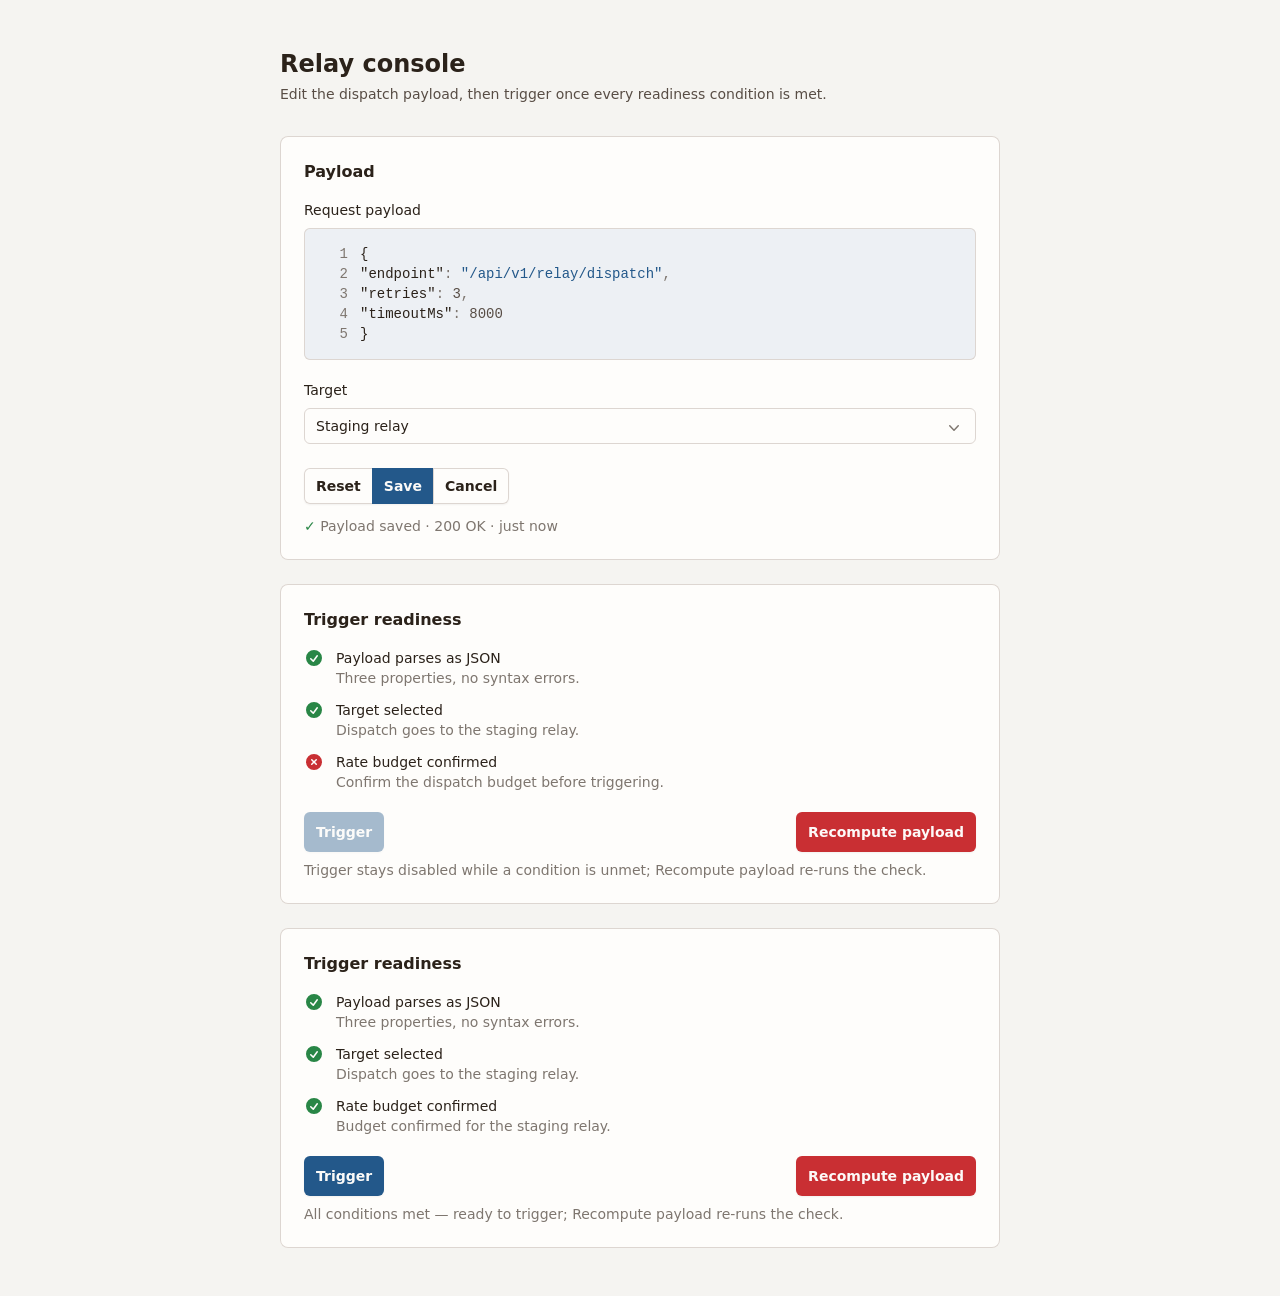
<file: payload-console/index.html>
<!doctype html>
<!-- rung one: a static page — no JS, no config file [S-045 (2), (3)].
     Derived from the base components (Container · Title · BodyText ·
     FieldLabel · FieldHint · TextInput → the native select · PrimaryButton ·
     FormStack), house tokens via theme.css. The brief's behaviours are shown
     as static states, amended 2026-11-17 (operator direction, journalled):
     each readiness footer is a full-width flex row, space-between — the
     state-true Trigger on the left, the red Recompute payload (danger,
     enabled) on the right; the console then repeats ALL CLEAR — every
     condition green, Trigger enabled. Hydration is rung two's, never
     ambient [TWP-S-4].
     derived from (corpus/tailwindplus/):
     tailwindcss-application-ui-v4/html/forms/action-panels/07-simple-well.html — the h3-delimited section well
     tailwindcss-application-ui-v4/html/elements/button-groups/01-basic.html — the joined Reset | Save | Cancel group
     tailwindcss-application-ui-v4/html/feedback/alerts/01-with-description.html — status rows: currentColor icon + text
     index/primitives-named.md — the text roles and control skeletons
-->
<html lang="en">
	<head>
		<meta charset="utf-8" />
		<meta name="viewport" content="width=device-width, initial-scale=1" />
		<title>payload-console</title>
		<link rel="stylesheet" href="./theme.css" />
	</head>
	<body class="bg-surface font-sans text-body antialiased">
		<main class="mx-auto max-w-3xl px-4 py-12 sm:px-6">
			<h1 class="font-semibold text-title text-2xl">Relay console</h1>
			<p class="mt-1 text-sm">Edit the dispatch payload, then trigger once every readiness condition is met.</p>

			<!-- the payload section: the well shell, delimited by its h3 -->
			<section class="mt-8 rounded-lg bg-surface-raised inset-ring-1 inset-ring-line">
				<div class="px-4 py-5 sm:p-6">
					<h3 class="text-base font-semibold text-title">Payload</h3>
					<div class="mt-4 space-y-5">
						<div>
							<label for="payload-editor" class="block font-medium text-title text-sm">Request payload</label>
							<div id="payload-editor" class="mt-2 rounded-md bg-editor inset-ring-1 inset-ring-line p-4 font-mono text-sm" aria-label="JSON payload editor, five lines">
								<div class="flex">
									<span class="w-7 shrink-0 select-none text-right tabular-nums text-muted">1</span>
									<code class="ml-3 whitespace-pre text-title">{</code>
								</div>
								<div class="flex">
									<span class="w-7 shrink-0 select-none text-right tabular-nums text-muted">2</span>
									<code class="ml-3 whitespace-pre"><span class="text-title">&quot;endpoint&quot;</span><span class="text-muted">:</span> <span class="text-accent">&quot;/api/v1/relay/dispatch&quot;</span><span class="text-muted">,</span></code>
								</div>
								<div class="flex">
									<span class="w-7 shrink-0 select-none text-right tabular-nums text-muted">3</span>
									<code class="ml-3 whitespace-pre"><span class="text-title">&quot;retries&quot;</span><span class="text-muted">:</span> <span class="text-body">3</span><span class="text-muted">,</span></code>
								</div>
								<div class="flex">
									<span class="w-7 shrink-0 select-none text-right tabular-nums text-muted">4</span>
									<code class="ml-3 whitespace-pre"><span class="text-title">&quot;timeoutMs&quot;</span><span class="text-muted">:</span> <span class="text-body">8000</span></code>
								</div>
								<div class="flex">
									<span class="w-7 shrink-0 select-none text-right tabular-nums text-muted">5</span>
									<code class="ml-3 whitespace-pre text-title">}</code>
								</div>
							</div>
						</div>
						<div>
							<label for="payload-target" class="block font-medium text-title text-sm">Target</label>
							<div class="relative mt-2">
								<select id="payload-target" name="target" class="block w-full appearance-none rounded-md bg-surface-raised px-3 py-1.5 pr-9 text-base text-title outline-1 -outline-offset-1 outline-line focus:outline-2 focus:-outline-offset-2 focus:outline-accent sm:text-sm/6">
									<option value="staging" selected>Staging relay</option>
									<option value="production">Production relay</option>
								</select>
								<svg viewBox="0 0 20 20" fill="currentColor" aria-hidden="true" class="pointer-events-none absolute top-2.5 right-3 size-5 text-muted">
									<path d="M5.23 7.21a.75.75 0 0 1 1.06.02L10 11.168l3.71-3.938a.75.75 0 1 1 1.08 1.04l-4.25 4.5a.75.75 0 0 1-1.08 0l-4.25-4.5a.75.75 0 0 1 .02-1.06Z" clip-rule="evenodd" fill-rule="evenodd" />
								</svg>
							</div>
						</div>
					</div>

					<!-- the joined group: Reset | Save | Cancel -->
					<div class="mt-6">
						<span class="isolate inline-flex rounded-md shadow-xs">
							<button type="button" class="relative inline-flex items-center rounded-l-md bg-surface-raised px-3 py-2 text-sm font-semibold text-title inset-ring-1 inset-ring-line hover:bg-surface focus:z-10">Reset</button>
							<button type="button" class="relative -ml-px inline-flex items-center bg-accent px-3 py-2 text-sm font-semibold text-accent-contrast hover:bg-accent-hover focus:z-10">Save</button>
							<button type="button" class="relative -ml-px inline-flex items-center rounded-r-md bg-surface-raised px-3 py-2 text-sm font-semibold text-title inset-ring-1 inset-ring-line hover:bg-surface focus:z-10">Cancel</button>
						</span>
					</div>

					<!-- the save-request feedback line, carrying its success sample -->
					<p class="mt-3 text-sm text-muted" aria-live="polite">
						<span class="font-medium text-success" role="img" aria-label="saved">✓</span>
						Payload saved · 200 OK · just now
					</p>
				</div>
			</section>

			<!-- the readiness block, as delivered: one row per condition, the red x unmet -->
			<section class="mt-6 rounded-lg bg-surface-raised inset-ring-1 inset-ring-line">
				<div class="px-4 py-5 sm:p-6">
					<h3 class="text-base font-semibold text-title">Trigger readiness</h3>
					<ul class="mt-4 space-y-3">
						<li class="flex items-start gap-x-3">
							<svg viewBox="0 0 20 20" fill="currentColor" aria-hidden="true" class="size-5 shrink-0 text-success">
								<path d="M10 18a8 8 0 1 0 0-16 8 8 0 0 0 0 16Zm3.857-9.809a.75.75 0 0 0-1.214-.882l-3.483 4.79-1.88-1.88a.75.75 0 1 0-1.06 1.061l2.5 2.5a.75.75 0 0 0 1.137-.089l4-5.5Z" clip-rule="evenodd" fill-rule="evenodd" />
							</svg>
							<div class="text-sm">
								<p class="font-medium text-title">Payload parses as JSON</p>
								<p class="text-muted">Three properties, no syntax errors.</p>
							</div>
						</li>
						<li class="flex items-start gap-x-3">
							<svg viewBox="0 0 20 20" fill="currentColor" aria-hidden="true" class="size-5 shrink-0 text-success">
								<path d="M10 18a8 8 0 1 0 0-16 8 8 0 0 0 0 16Zm3.857-9.809a.75.75 0 0 0-1.214-.882l-3.483 4.79-1.88-1.88a.75.75 0 1 0-1.06 1.061l2.5 2.5a.75.75 0 0 0 1.137-.089l4-5.5Z" clip-rule="evenodd" fill-rule="evenodd" />
							</svg>
							<div class="text-sm">
								<p class="font-medium text-title">Target selected</p>
								<p class="text-muted">Dispatch goes to the staging relay.</p>
							</div>
						</li>
						<li class="flex items-start gap-x-3">
							<svg viewBox="0 0 20 20" fill="currentColor" aria-hidden="true" class="size-5 shrink-0 text-danger">
								<path d="M10 18a8 8 0 1 0 0-16 8 8 0 0 0 0 16ZM8.28 7.22a.75.75 0 0 0-1.06 1.06L8.94 10l-1.72 1.72a.75.75 0 1 0 1.06 1.06L10 11.06l1.72 1.72a.75.75 0 1 0 1.06-1.06L11.06 10l1.72-1.72a.75.75 0 0 0-1.06-1.06L10 8.94 8.28 7.22Z" clip-rule="evenodd" fill-rule="evenodd" />
							</svg>
							<div class="text-sm">
								<p class="font-medium text-title">Rate budget confirmed</p>
								<p class="text-muted">Confirm the dispatch budget before triggering.</p>
							</div>
						</li>
					</ul>
					<!-- the footer row: full-width flex, space-between — Trigger (disabled, state-true) left, Recompute payload (danger, enabled) right -->
					<div class="mt-5 flex items-center justify-between">
						<button type="button" disabled class="inline-flex items-center rounded-md bg-accent px-3 py-2 text-sm/6 font-semibold text-accent-contrast shadow-xs hover:bg-accent-hover focus-visible:outline-2 focus-visible:-outline-offset-2 focus-visible:outline-accent disabled:pointer-events-none disabled:opacity-40">
							Trigger
						</button>
						<button type="button" class="inline-flex items-center rounded-md bg-danger px-3 py-2 text-sm/6 font-semibold text-danger-contrast shadow-xs hover:bg-danger-hover focus-visible:outline-2 focus-visible:-outline-offset-2 focus-visible:outline-danger">
							Recompute payload
						</button>
					</div>
					<p class="mt-2 text-sm text-muted">Trigger stays disabled while a condition is unmet; Recompute payload re-runs the check.</p>
				</div>
			</section>

			<!-- the readiness block, ALL CLEAR: every condition met, Trigger enabled — the amended repeat -->
			<section class="mt-6 rounded-lg bg-surface-raised inset-ring-1 inset-ring-line">
				<div class="px-4 py-5 sm:p-6">
					<h3 class="text-base font-semibold text-title">Trigger readiness</h3>
					<ul class="mt-4 space-y-3">
						<li class="flex items-start gap-x-3">
							<svg viewBox="0 0 20 20" fill="currentColor" aria-hidden="true" class="size-5 shrink-0 text-success">
								<path d="M10 18a8 8 0 1 0 0-16 8 8 0 0 0 0 16Zm3.857-9.809a.75.75 0 0 0-1.214-.882l-3.483 4.79-1.88-1.88a.75.75 0 1 0-1.06 1.061l2.5 2.5a.75.75 0 0 0 1.137-.089l4-5.5Z" clip-rule="evenodd" fill-rule="evenodd" />
							</svg>
							<div class="text-sm">
								<p class="font-medium text-title">Payload parses as JSON</p>
								<p class="text-muted">Three properties, no syntax errors.</p>
							</div>
						</li>
						<li class="flex items-start gap-x-3">
							<svg viewBox="0 0 20 20" fill="currentColor" aria-hidden="true" class="size-5 shrink-0 text-success">
								<path d="M10 18a8 8 0 1 0 0-16 8 8 0 0 0 0 16Zm3.857-9.809a.75.75 0 0 0-1.214-.882l-3.483 4.79-1.88-1.88a.75.75 0 1 0-1.06 1.061l2.5 2.5a.75.75 0 0 0 1.137-.089l4-5.5Z" clip-rule="evenodd" fill-rule="evenodd" />
							</svg>
							<div class="text-sm">
								<p class="font-medium text-title">Target selected</p>
								<p class="text-muted">Dispatch goes to the staging relay.</p>
							</div>
						</li>
						<li class="flex items-start gap-x-3">
							<svg viewBox="0 0 20 20" fill="currentColor" aria-hidden="true" class="size-5 shrink-0 text-success">
								<path d="M10 18a8 8 0 1 0 0-16 8 8 0 0 0 0 16Zm3.857-9.809a.75.75 0 0 0-1.214-.882l-3.483 4.79-1.88-1.88a.75.75 0 1 0-1.06 1.061l2.5 2.5a.75.75 0 0 0 1.137-.089l4-5.5Z" clip-rule="evenodd" fill-rule="evenodd" />
							</svg>
							<div class="text-sm">
								<p class="font-medium text-title">Rate budget confirmed</p>
								<p class="text-muted">Budget confirmed for the staging relay.</p>
							</div>
						</li>
					</ul>
					<!-- the footer row, all clear: both actions enabled -->
					<div class="mt-5 flex items-center justify-between">
						<button type="button" class="inline-flex items-center rounded-md bg-accent px-3 py-2 text-sm/6 font-semibold text-accent-contrast shadow-xs hover:bg-accent-hover focus-visible:outline-2 focus-visible:-outline-offset-2 focus-visible:outline-accent">
							Trigger
						</button>
						<button type="button" class="inline-flex items-center rounded-md bg-danger px-3 py-2 text-sm/6 font-semibold text-danger-contrast shadow-xs hover:bg-danger-hover focus-visible:outline-2 focus-visible:-outline-offset-2 focus-visible:outline-danger">
							Recompute payload
						</button>
					</div>
					<p class="mt-2 text-sm text-muted">All conditions met — ready to trigger; Recompute payload re-runs the check.</p>
				</div>
			</section>
		</main>
	</body>
</html>
</file>
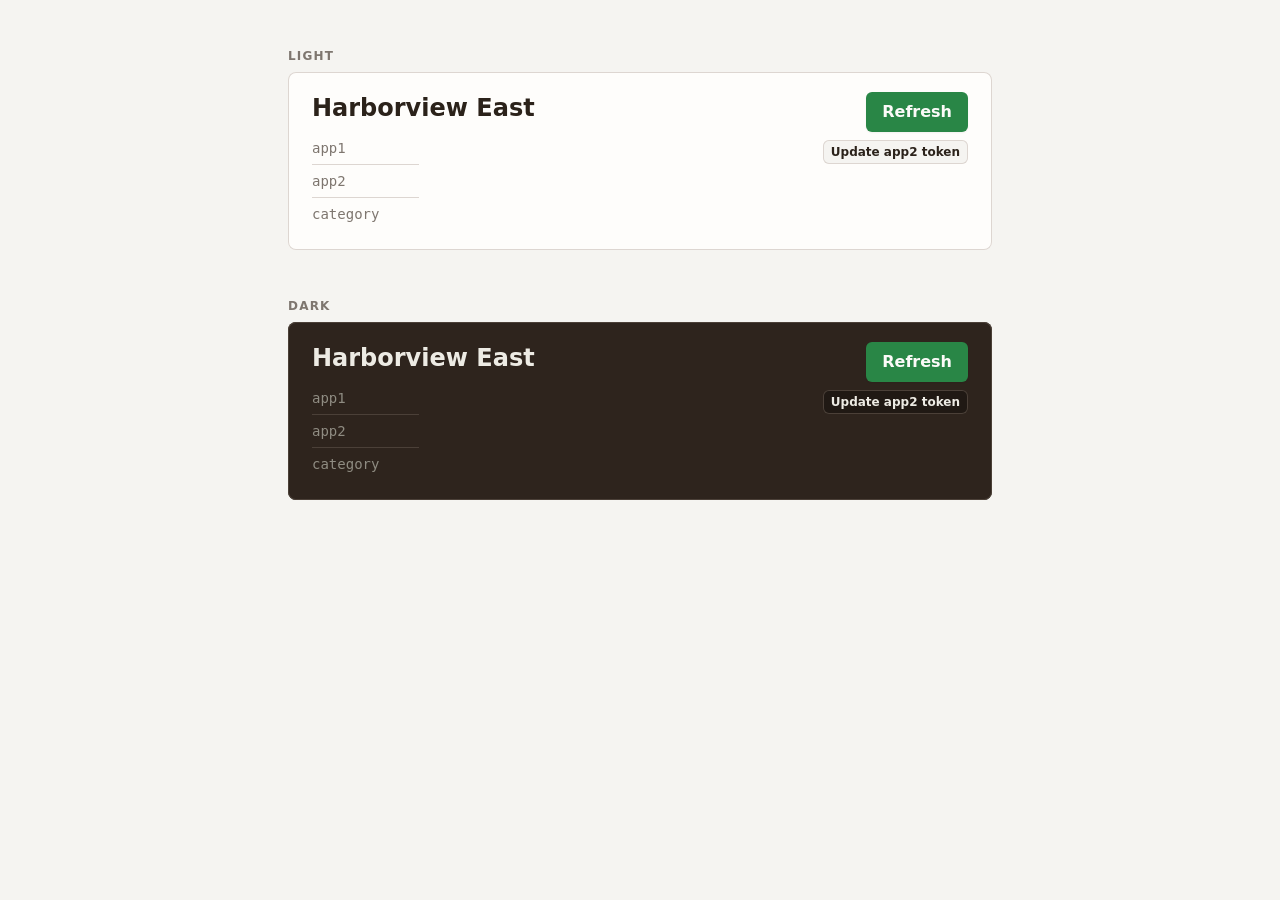
<file: site-detail-page-title-bar/index.html>
<!doctype html>
<!-- rung one: a static page — no JS, no config file [S-045 (2), (3)].
     The site-detail page title bar: one space-between flex section, shipped
     twice — a light bar and a dark bar. The DARK take is not a second markup:
     a scoped override (.bar-dark) re-points the --color-* custom properties
     inside that section only, so every utility (bg-surface-raised,
     text-title, inset-ring-line, …) re-themes itself; success green and the
     near-white on-button text are left untouched — they already carry on
     dark. Left item: the page title with the small headerless table beneath
     (three rows: app1, app2, category — quiet mono cells, divide-line
     rhythm). Right item: the action stack — Refresh, the big green call;
     Update app2 token, the much smaller neutral utility (the sibling
     workspaces' Update-App-Token vocabulary, shrunk).
     derived from (corpus/tailwindplus/):
    tailwindcss-application-ui-v4/html/application-shells/stacked/03-with-lighter-page-header.html — the lighter page-header band — the title bar's anatomy: a Container-guttered band carrying the page title, actions to the right
    tailwindcss-application-ui-v4/html/lists/tables/12-with-condensed-content.html — the condensed table (the operator's twice-cited block) — the small headerless table's divide-y row rhythm and quiet cell roles
    index/primitives-named.md — Title, PrimaryButton, TableCell, RowFlex — the named primitives the bar composes
-->
<html lang="en">
	<head>
		<meta charset="utf-8" />
		<meta name="viewport" content="width=device-width, initial-scale=1" />
		<title>site-detail-page-title-bar</title>
		<link rel="stylesheet" href="./theme.css" />
	</head>
	<body class="bg-surface font-sans text-body antialiased">
		<main class="mx-auto max-w-3xl px-4 py-12 sm:px-6 lg:px-8">
			<!-- the light bar -->
			<p class="text-xs font-semibold tracking-widest text-muted uppercase">Light</p>
			<section aria-label="Site detail title bar, light" class="mt-2 flex flex-wrap items-start justify-between gap-x-6 gap-y-4 rounded-lg bg-surface-raised px-4 py-5 inset-ring-1 inset-ring-line sm:px-6">
				<div>
					<h1 class="font-semibold text-title text-2xl">Harborview East</h1>
					<table class="mt-2">
						<tbody class="divide-y divide-line">
							<tr>
								<td class="py-1.5 pr-10 font-mono text-sm whitespace-nowrap text-muted">app1</td>
							</tr>
							<tr>
								<td class="py-1.5 pr-10 font-mono text-sm whitespace-nowrap text-muted">app2</td>
							</tr>
							<tr>
								<td class="py-1.5 pr-10 font-mono text-sm whitespace-nowrap text-muted">category</td>
							</tr>
						</tbody>
					</table>
				</div>
				<div class="flex flex-col items-end gap-2">
					<button type="button" class="rounded-md bg-success px-4 py-2 text-base font-semibold text-accent-contrast shadow-xs hover:bg-success-hover focus-visible:outline-2 focus-visible:-outline-offset-2 focus-visible:outline-success">
						Refresh
					</button>
					<button type="button" class="rounded-md bg-surface px-2 py-1 text-xs font-semibold text-title inset-ring-1 inset-ring-line hover:bg-surface-raised focus-visible:outline-2 focus-visible:-outline-offset-2 focus-visible:outline-accent">
						Update app2 token
					</button>
				</div>
			</section>

			<!-- the dark bar: identical markup, the .bar-dark scope re-points the tokens -->
			<p class="mt-12 text-xs font-semibold tracking-widest text-muted uppercase">Dark</p>
			<section aria-label="Site detail title bar, dark" class="bar-dark mt-2 flex flex-wrap items-start justify-between gap-x-6 gap-y-4 rounded-lg bg-surface-raised px-4 py-5 inset-ring-1 inset-ring-line sm:px-6">
				<div>
					<h1 class="font-semibold text-title text-2xl">Harborview East</h1>
					<table class="mt-2">
						<tbody class="divide-y divide-line">
							<tr>
								<td class="py-1.5 pr-10 font-mono text-sm whitespace-nowrap text-muted">app1</td>
							</tr>
							<tr>
								<td class="py-1.5 pr-10 font-mono text-sm whitespace-nowrap text-muted">app2</td>
							</tr>
							<tr>
								<td class="py-1.5 pr-10 font-mono text-sm whitespace-nowrap text-muted">category</td>
							</tr>
						</tbody>
					</table>
				</div>
				<div class="flex flex-col items-end gap-2">
					<button type="button" class="rounded-md bg-success px-4 py-2 text-base font-semibold text-accent-contrast shadow-xs hover:bg-success-hover focus-visible:outline-2 focus-visible:-outline-offset-2 focus-visible:outline-success">
						Refresh
					</button>
					<button type="button" class="rounded-md bg-surface px-2 py-1 text-xs font-semibold text-title inset-ring-1 inset-ring-line hover:bg-surface-raised focus-visible:outline-2 focus-visible:-outline-offset-2 focus-visible:outline-accent">
						Update app2 token
					</button>
				</div>
			</section>
		</main>
	</body>
</html>
</file>
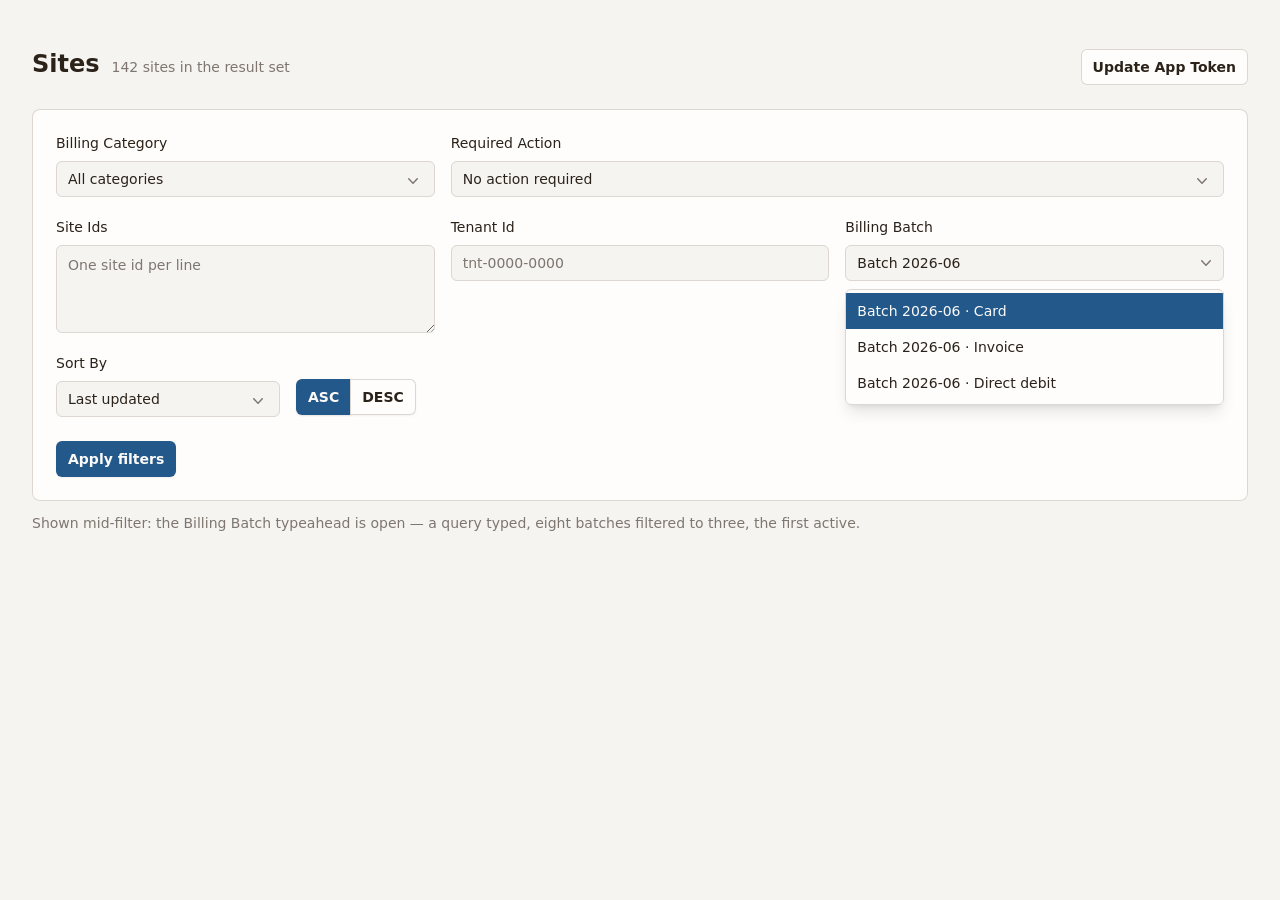
<file: sites-appbar-filters-static/index.html>
<!doctype html>
<!-- rung one: a static page — no JS, no config file [S-045 (2), (3)].
     The static take of the hydrated sibling (workspaces/sites-appbar-
     filters): the same app bar and filters, every state as static markup.
     The app bar carries the title with the result-set count and the utility
     Update App Token button apart; the filter well is one form with a
     native GET submit — Billing Category (medium select), Required Action
     (large select), Site Ids (multiline), Tenant Id (single line), Sort By
     (medium select) with the ASC | DESC segmented pair static (ASC
     selected), Apply filters native. The Billing Batch typeahead is shown
     mid-filter — a query typed, the listbox open and filtered to three
     batches, one active — the combobox anatomy as the corpus itself ships
     it (01-simple is static open-state markup). House tokens via theme.css.
     derived from (corpus/tailwindplus/):
    tailwindcss-application-ui-v4/html/forms/comboboxes/01-simple.html — the typeahead combobox anatomy as a STATIC open state — the block itself ships an open, filtered listbox
    tailwindcss-application-ui-v4/html/forms/select-menus/01-simple-native.html — the native selects (Billing Category, Required Action, the Sort By field)
    tailwindcss-application-ui-v4/html/forms/textareas/01-simple.html — the multiline Site Ids field
    tailwindcss-application-ui-v4/html/forms/radio-groups/02-simple-inline-list.html — the A-or-B direction choice (source state for the ASC/DESC pair)
    tailwindcss-application-ui-v4/html/elements/button-groups/01-basic.html — the joined segmented control — ASC | DESC as a compact pair, the sibling console's joined-group vocabulary
    index/primitives-named.md — Container, Title, FieldLabel, TextInput, PrimaryButton, MenuItem, text roles
-->
<html lang="en">
	<head>
		<meta charset="utf-8" />
		<meta name="viewport" content="width=device-width, initial-scale=1" />
		<title>sites-appbar-filters-static</title>
		<link rel="stylesheet" href="./theme.css" />
	</head>
	<body class="bg-surface font-sans text-body antialiased">
		<main class="mx-auto max-w-7xl px-4 py-12 sm:px-6 lg:px-8">
			<!-- the app bar: title with the result-set count, the utility button apart -->
			<div class="flex flex-wrap items-baseline justify-between gap-x-4 gap-y-2">
				<div class="flex items-baseline gap-x-3">
					<h1 class="font-semibold text-title text-2xl">Sites</h1>
					<p class="text-sm tabular-nums text-muted">142 sites in the result set</p>
				</div>
				<button type="button" class="rounded-md bg-surface-raised px-3 py-2 text-sm font-semibold text-title inset-ring-1 inset-ring-line hover:bg-surface focus-visible:outline-2 focus-visible:-outline-offset-2 focus-visible:outline-accent">
					Update App Token
				</button>
			</div>

			<!-- the filter bar: one well, one form, GET submit — Apply filters is native.
			     Shown mid-filter: the Billing Batch typeahead open, a query typed. -->
			<form action="#" class="mt-6 rounded-lg bg-surface-raised inset-ring-1 inset-ring-line">
				<div class="px-4 py-5 sm:p-6">
					<div class="grid grid-cols-1 gap-x-4 gap-y-5 sm:grid-cols-6">
						<div class="sm:col-span-2">
							<label for="billing-category" class="block font-medium text-title text-sm">Billing Category</label>
							<div class="relative mt-2">
								<select id="billing-category" name="billing-category" class="block w-full appearance-none rounded-md bg-surface px-3 py-1.5 pr-9 text-base text-title outline-1 -outline-offset-1 outline-line focus:outline-2 focus:-outline-offset-2 focus:outline-accent sm:text-sm/6">
									<option value="" selected>All categories</option>
									<option value="hardware">Hardware</option>
									<option value="cloud">Cloud services</option>
									<option value="services">Professional services</option>
								</select>
								<svg viewBox="0 0 20 20" fill="currentColor" aria-hidden="true" class="pointer-events-none absolute top-2.5 right-3 size-5 text-muted">
									<path d="M5.23 7.21a.75.75 0 0 1 1.06.02L10 11.168l3.71-3.938a.75.75 0 1 1 1.08 1.04l-4.25 4.5a.75.75 0 0 1-1.08 0l-4.25-4.5a.75.75 0 0 1 .02-1.06Z" clip-rule="evenodd" fill-rule="evenodd" />
								</svg>
							</div>
						</div>
						<div class="sm:col-span-4">
							<label for="required-action" class="block font-medium text-title text-sm">Required Action</label>
							<div class="relative mt-2">
								<select id="required-action" name="required-action" class="block w-full appearance-none rounded-md bg-surface px-3 py-1.5 pr-9 text-base text-title outline-1 -outline-offset-1 outline-line focus:outline-2 focus:-outline-offset-2 focus:outline-accent sm:text-sm/6">
									<option value="" selected>No action required</option>
									<option value="renewal">Renewal due</option>
									<option value="payment">Payment failed</option>
									<option value="review">Compliance review</option>
								</select>
								<svg viewBox="0 0 20 20" fill="currentColor" aria-hidden="true" class="pointer-events-none absolute top-2.5 right-3 size-5 text-muted">
									<path d="M5.23 7.21a.75.75 0 0 1 1.06.02L10 11.168l3.71-3.938a.75.75 0 1 1 1.08 1.04l-4.25 4.5a.75.75 0 0 1-1.08 0l-4.25-4.5a.75.75 0 0 1 .02-1.06Z" clip-rule="evenodd" fill-rule="evenodd" />
								</svg>
							</div>
						</div>
						<div class="sm:col-span-2">
							<label for="site-ids" class="block font-medium text-title text-sm">Site Ids</label>
							<textarea id="site-ids" name="site-ids" rows="3" placeholder="One site id per line" class="mt-2 block w-full rounded-md bg-surface px-3 py-2 text-base text-title outline-1 -outline-offset-1 outline-line placeholder:text-muted focus:outline-2 focus:-outline-offset-2 focus:outline-accent sm:text-sm/6"></textarea>
						</div>
						<div class="sm:col-span-2">
							<label for="tenant-id" class="block font-medium text-title text-sm">Tenant Id</label>
							<input type="text" id="tenant-id" name="tenant-id" placeholder="tnt-0000-0000" class="mt-2 block w-full rounded-md bg-surface px-3 py-1.5 text-base text-title outline-1 -outline-offset-1 outline-line placeholder:text-muted focus:outline-2 focus:-outline-offset-2 focus:outline-accent sm:text-sm/6" />
						</div>
						<div class="sm:col-span-2">
							<label for="billing-batch" class="block font-medium text-title text-sm">Billing Batch</label>
							<div class="relative mt-2">
								<input type="text" id="billing-batch" name="billing-batch" autocomplete="off" value="Batch 2026-06" role="combobox" aria-expanded="true" aria-controls="billing-batch-listbox" aria-autocomplete="list" class="block w-full rounded-md bg-surface px-3 py-1.5 pr-9 text-base text-title outline-1 -outline-offset-1 outline-line placeholder:text-muted focus:outline-2 focus:-outline-offset-2 focus:outline-accent sm:text-sm/6" />
								<button type="button" tabindex="-1" aria-label="Toggle the billing batch list" class="absolute inset-y-0 right-0 flex items-center rounded-r-md px-2 text-muted hover:text-title focus-visible:outline-2 focus-visible:-outline-offset-2 focus-visible:outline-accent">
									<svg viewBox="0 0 20 20" fill="currentColor" aria-hidden="true" class="size-5">
										<path d="M5.23 7.21a.75.75 0 0 1 1.06.02L10 11.168l3.71-3.938a.75.75 0 1 1 1.08 1.04l-4.25 4.5a.75.75 0 0 1-1.08 0l-4.25-4.5a.75.75 0 0 1 .02-1.06Z" clip-rule="evenodd" fill-rule="evenodd" />
									</svg>
								</button>
								<!-- the open listbox: the query filtered eight batches to three, the first active -->
								<ul id="billing-batch-listbox" role="listbox" aria-label="Billing batches" class="absolute z-10 mt-2 max-h-60 w-full overflow-auto rounded-md bg-surface-raised py-1 shadow-lg outline-1 -outline-offset-1 outline-line">
									<li><button type="button" role="option" aria-selected="false" class="block w-full truncate bg-accent px-3 py-2 text-left text-sm select-none text-accent-contrast">Batch 2026-06 · Card</button></li>
									<li><button type="button" role="option" aria-selected="false" class="block w-full truncate px-3 py-2 text-left text-sm select-none text-title">Batch 2026-06 · Invoice</button></li>
									<li><button type="button" role="option" aria-selected="false" class="block w-full truncate px-3 py-2 text-left text-sm select-none text-title">Batch 2026-06 · Direct debit</button></li>
								</ul>
							</div>
						</div>
					</div>

					<!-- Sort By: one label, the medium dropdown, and the static direction pair -->
					<div class="mt-5 flex flex-wrap items-end gap-x-4 gap-y-3">
						<div>
							<label for="sort-by" class="block font-medium text-title text-sm">Sort By</label>
							<div class="relative mt-2">
								<select id="sort-by" name="sort-by" class="block w-56 appearance-none rounded-md bg-surface px-3 py-1.5 pr-9 text-base text-title outline-1 -outline-offset-1 outline-line focus:outline-2 focus:-outline-offset-2 focus:outline-accent sm:text-sm/6">
									<option value="last-updated" selected>Last updated</option>
									<option value="name">Name</option>
									<option value="next-billing">Next billing date</option>
									<option value="site-count">Site count</option>
								</select>
								<svg viewBox="0 0 20 20" fill="currentColor" aria-hidden="true" class="pointer-events-none absolute top-2.5 right-3 size-5 text-muted">
									<path d="M5.23 7.21a.75.75 0 0 1 1.06.02L10 11.168l3.71-3.938a.75.75 0 1 1 1.08 1.04l-4.25 4.5a.75.75 0 0 1-1.08 0l-4.25-4.5a.75.75 0 0 1 .02-1.06Z" clip-rule="evenodd" fill-rule="evenodd" />
								</svg>
							</div>
						</div>
						<div class="pb-0.5">
							<span class="isolate inline-flex rounded-md shadow-xs" role="group" aria-label="Sort direction">
								<button type="button" aria-pressed="true" class="relative inline-flex items-center rounded-l-md bg-accent px-3 py-2 text-sm font-semibold text-accent-contrast shadow-xs hover:bg-accent-hover focus:z-10 focus-visible:outline-2 focus-visible:-outline-offset-2 focus-visible:outline-accent">ASC</button>
								<button type="button" aria-pressed="false" class="relative -ml-px inline-flex items-center rounded-r-md bg-surface-raised px-3 py-2 text-sm font-semibold text-title inset-ring-1 inset-ring-line hover:bg-surface focus:z-10 focus-visible:outline-2 focus-visible:-outline-offset-2 focus-visible:outline-accent">DESC</button>
							</span>
						</div>
					</div>

					<!-- Apply filters: the form's native GET submit -->
					<div class="mt-6">
						<button type="submit" class="inline-flex items-center rounded-md bg-accent px-3 py-2 text-sm font-semibold text-accent-contrast shadow-xs hover:bg-accent-hover focus-visible:outline-2 focus-visible:-outline-offset-2 focus-visible:outline-accent">
							Apply filters
						</button>
					</div>
				</div>
			</form>

			<!-- the shown state, captioned (the payload-console precedent for static states) -->
			<p class="mt-3 text-sm text-muted">Shown mid-filter: the Billing Batch typeahead is open — a query typed, eight batches filtered to three, the first active.</p>
		</main>
	</body>
</html>
</file>
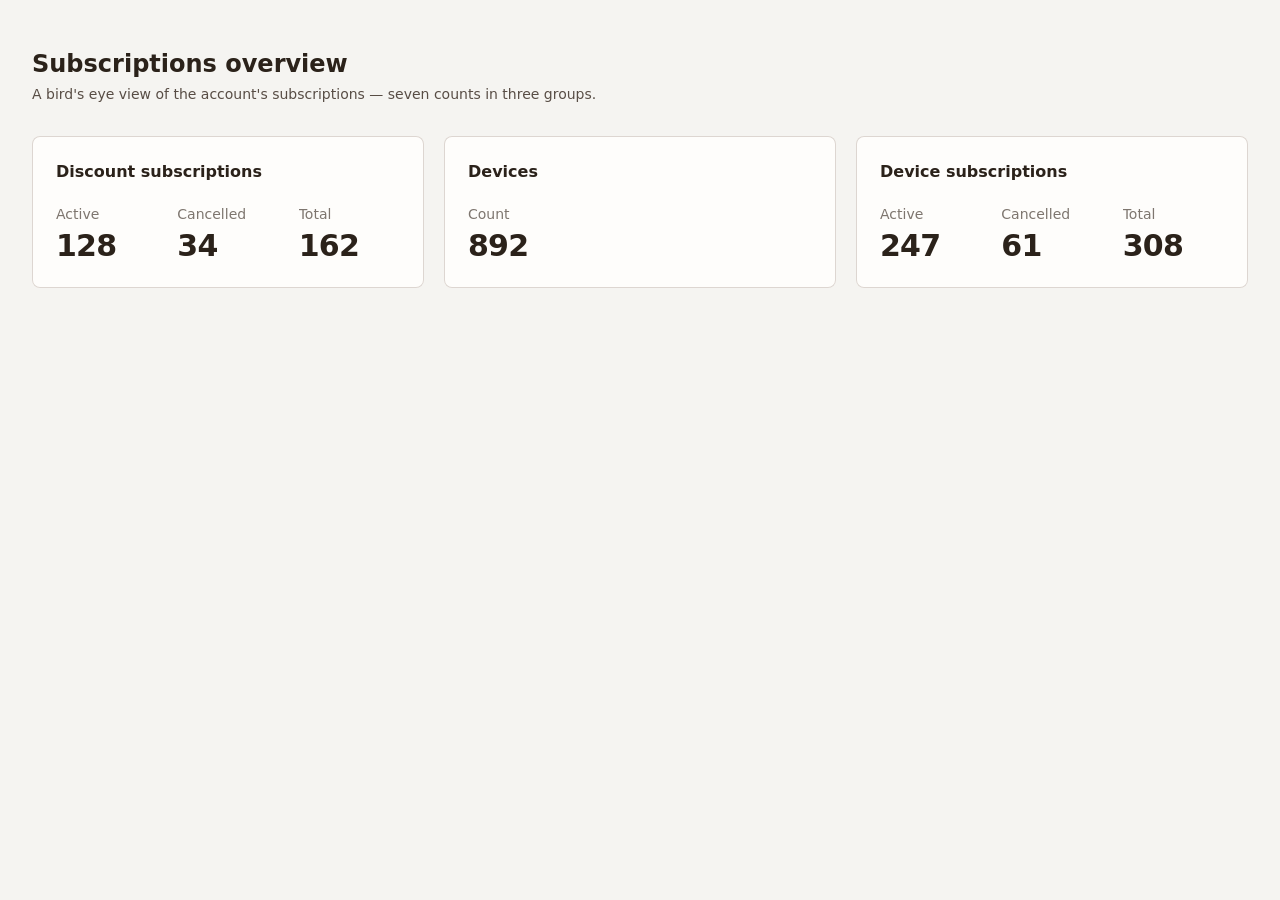
<file: subscriptions-dashboard/index.html>
<!doctype html>
<!-- rung one: a static page — no JS, no config file [S-045 (2), (3)].
     A bird's eye view of an account's subscriptions: seven datapoints in
     three group cards — Discount subscriptions (Active · Cancelled ·
     Total), Devices (a single count), Device subscriptions (Active ·
     Cancelled · Total). Each group is a raised well with an h3 heading and
     a dl of stats; the stat cell is the stats family's anatomy — a muted
     dt label over a large tracking-tight dd value. Values stay monochrome:
     state colour lives in the sibling ledger (subscriptions-table), not in
     the overview's numbers. House tokens via theme.css.
     derived from (corpus/tailwindplus/):
    tailwindcss-application-ui-v4/html/data-display/stats/03-simple-in-cards.html — the card idiom — h3 group heading over a dl grid of stat cards (dt label, dd value)
    tailwindcss-application-ui-v4/html/data-display/stats/02-simple.html — the stat cell anatomy — dt text-sm font-medium muted, dd mt-1 text-3xl font-semibold tracking-tight
    tailwindcss-application-ui-v4/html/data-display/stats/01-with-trending.html — the stat family's baseline row rhythm (items-baseline value rows)
    index/primitives-named.md — Container, Title, text roles
-->
<html lang="en">
	<head>
		<meta charset="utf-8" />
		<meta name="viewport" content="width=device-width, initial-scale=1" />
		<title>subscriptions-dashboard</title>
		<link rel="stylesheet" href="./theme.css" />
	</head>
	<body class="bg-surface font-sans text-body antialiased">
		<main class="mx-auto max-w-7xl px-4 py-12 sm:px-6 lg:px-8">
			<h1 class="font-semibold text-title text-2xl">Subscriptions overview</h1>
			<p class="mt-1 text-sm">A bird's eye view of the account's subscriptions — seven counts in three groups.</p>

			<!-- the dashboard block: three group wells on the raised tone -->
			<div class="mt-8 grid grid-cols-1 gap-5 lg:grid-cols-3">
				<!-- discount subscriptions: active · cancelled · total -->
				<section class="rounded-lg bg-surface-raised inset-ring-1 inset-ring-line">
					<div class="px-4 py-5 sm:p-6">
						<h3 class="text-base font-semibold text-title">Discount subscriptions</h3>
						<dl class="mt-5 grid grid-cols-1 gap-5 sm:grid-cols-3">
							<div>
								<dt class="truncate text-sm font-medium text-muted">Active</dt>
								<dd class="mt-1 text-3xl font-semibold tracking-tight text-title tabular-nums">128</dd>
							</div>
							<div>
								<dt class="truncate text-sm font-medium text-muted">Cancelled</dt>
								<dd class="mt-1 text-3xl font-semibold tracking-tight text-title tabular-nums">34</dd>
							</div>
							<div>
								<dt class="truncate text-sm font-medium text-muted">Total</dt>
								<dd class="mt-1 text-3xl font-semibold tracking-tight text-title tabular-nums">162</dd>
							</div>
						</dl>
					</div>
				</section>

				<!-- devices: the single count -->
				<section class="rounded-lg bg-surface-raised inset-ring-1 inset-ring-line">
					<div class="px-4 py-5 sm:p-6">
						<h3 class="text-base font-semibold text-title">Devices</h3>
						<dl class="mt-5">
							<div>
								<dt class="truncate text-sm font-medium text-muted">Count</dt>
								<dd class="mt-1 text-3xl font-semibold tracking-tight text-title tabular-nums">892</dd>
							</div>
						</dl>
					</div>
				</section>

				<!-- device subscriptions: active · cancelled · total -->
				<section class="rounded-lg bg-surface-raised inset-ring-1 inset-ring-line">
					<div class="px-4 py-5 sm:p-6">
						<h3 class="text-base font-semibold text-title">Device subscriptions</h3>
						<dl class="mt-5 grid grid-cols-1 gap-5 sm:grid-cols-3">
							<div>
								<dt class="truncate text-sm font-medium text-muted">Active</dt>
								<dd class="mt-1 text-3xl font-semibold tracking-tight text-title tabular-nums">247</dd>
							</div>
							<div>
								<dt class="truncate text-sm font-medium text-muted">Cancelled</dt>
								<dd class="mt-1 text-3xl font-semibold tracking-tight text-title tabular-nums">61</dd>
							</div>
							<div>
								<dt class="truncate text-sm font-medium text-muted">Total</dt>
								<dd class="mt-1 text-3xl font-semibold tracking-tight text-title tabular-nums">308</dd>
							</div>
						</dl>
					</div>
				</section>
			</div>
		</main>
	</body>
</html>
</file>
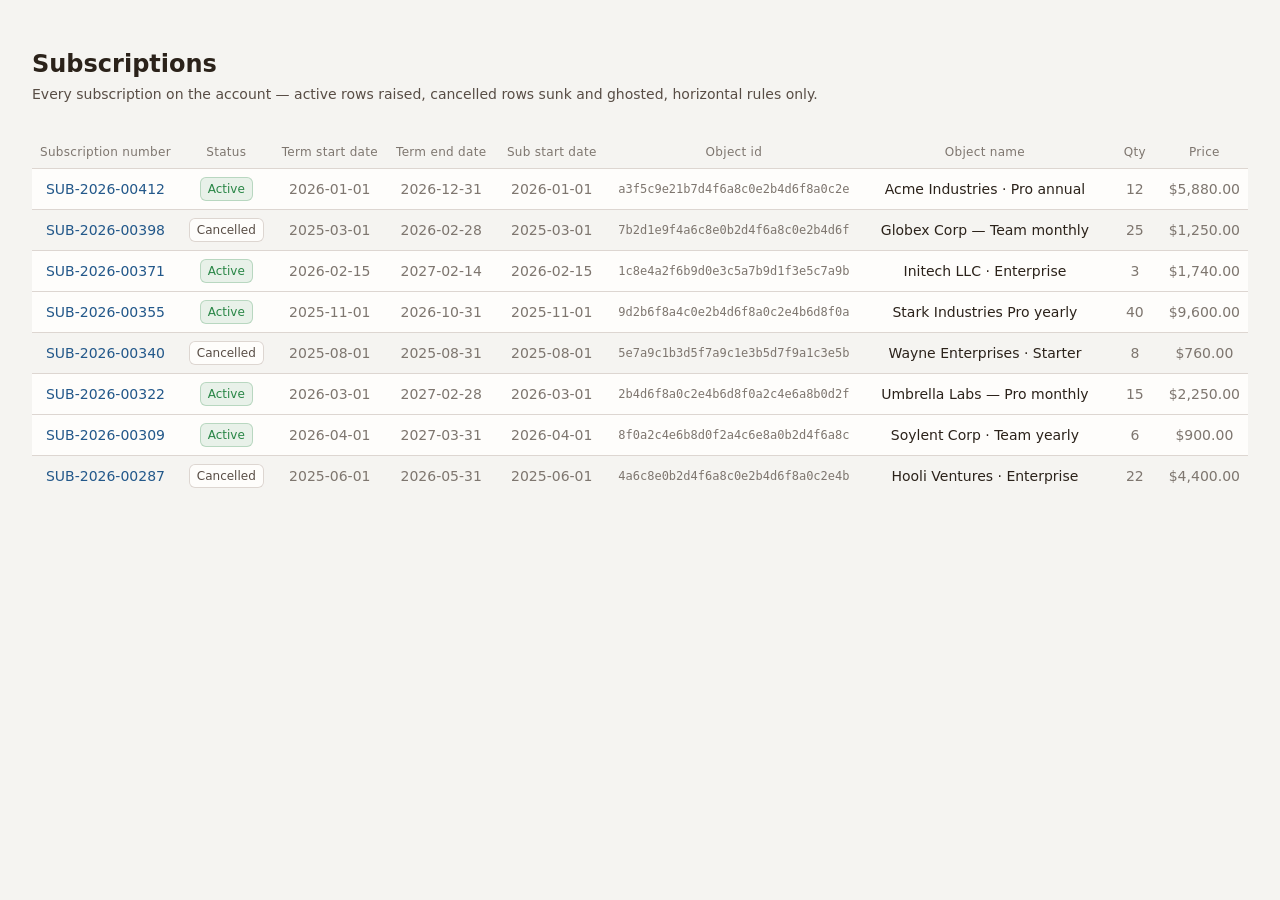
<file: subscriptions-table/index.html>
<!doctype html>
<!-- rung one: a static page — no JS, no config file [S-045 (2), (3)].
     A nine-column subscriptions ledger, every column text-centered, tight
     rows (px-2 py-2), horizontal rules only (divide-y under the header and
     between rows — no verticals). No stripes: the row background carries the
     status — active rows on the raised tone, cancelled rows sunk to the page
     tone (bg-surface). Cancelled content ghosts at opacity-40 — the corpus's
     disabled-state idiom (uniform opacity on inactive content) applied at
     cell level, so the row's status ground stays solid — while the two
     signals that speak for the state stay crisp: the danger edge strip
     (17's selected-row indicator, statically present) and the Cancelled
     badge. Widths ride a table-fixed governance: dates and the subscription
     number medium (w-28/w-32), object id and name the widest (w-64, sized to
     carry 32 characters on one line), qty and price small (w-14/w-20).
     Subscription numbers are ActionLinks (accent, hover); the status column
     is the tailwindplus status badge — Active in the success tone, Cancelled
     quiet gray. House tokens via theme.css.
     derived from (corpus/tailwindplus/):
    tailwindcss-application-ui-v4/html/lists/tables/05-with-striped-rows.html — the table skeleton — divide-y rule under the header, horizontal borders only (stripes retired at the operator's direction)
    tailwindcss-application-ui-v4/html/lists/tables/12-with-condensed-content.html — the condensed table — px-2 py-2 tight cell paddings
    tailwindcss-application-ui-v4/html/lists/tables/06-with-uppercase-headings.html — compact muted column headers (scale only — the brief's labels render as written, no case transform)
    tailwindcss-application-ui-v4/html/lists/tables/09-with-avatars-and-multiline-content.html — the status badge (pill, inset ring) for Active/Cancelled values
    tailwindcss-application-ui-v4/html/lists/tables/17-with-checkboxes.html — table-fixed with width classes on the header cells; the selected-row edge strip (absolute inset-y-0 left-0 w-0.5) — statically present as the cancelled rows' danger marker
    tailwindcss-application-ui-v4/html/lists/tables/16-with-border.html — the disabled-state opacity idiom (disabled:opacity-30 on inactive controls) — applied at cell level as opacity-40 for the ghosted cancelled content
    index/primitives-named.md — Container, ActionLink (the subscription-number link), Badge skeleton, TableCell paddings, text roles
-->
<html lang="en">
	<head>
		<meta charset="utf-8" />
		<meta name="viewport" content="width=device-width, initial-scale=1" />
		<title>subscriptions-table</title>
		<link rel="stylesheet" href="./theme.css" />
	</head>
	<body class="bg-surface font-sans text-body antialiased">
		<main class="mx-auto max-w-7xl px-4 py-12 sm:px-6 lg:px-8">
			<h1 class="font-semibold text-title text-2xl">Subscriptions</h1>
			<p class="mt-1 text-sm">Every subscription on the account — active rows raised, cancelled rows sunk and ghosted, horizontal rules only.</p>

			<!-- the ledger: table-fixed (widths on the header cells), divide-y
			     under the header and between rows; the row ground carries the
			     status — raised for active, sunk for cancelled -->
			<div class="mt-8 overflow-x-auto">
				<table class="table-fixed min-w-full divide-y divide-line">
					<thead>
						<tr>
							<th scope="col" class="w-32 px-2 py-2 text-center text-xs font-medium tracking-wide text-muted whitespace-nowrap">Subscription number</th>
							<th scope="col" class="w-24 px-2 py-2 text-center text-xs font-medium tracking-wide text-muted whitespace-nowrap">Status</th>
							<th scope="col" class="w-28 px-2 py-2 text-center text-xs font-medium tracking-wide text-muted whitespace-nowrap">Term start date</th>
							<th scope="col" class="w-28 px-2 py-2 text-center text-xs font-medium tracking-wide text-muted whitespace-nowrap">Term end date</th>
							<th scope="col" class="w-28 px-2 py-2 text-center text-xs font-medium tracking-wide text-muted whitespace-nowrap">Sub start date</th>
							<th scope="col" class="w-64 px-2 py-2 text-center text-xs font-medium tracking-wide text-muted whitespace-nowrap">Object id</th>
							<th scope="col" class="w-64 px-2 py-2 text-center text-xs font-medium tracking-wide text-muted whitespace-nowrap">Object name</th>
							<th scope="col" class="w-14 px-2 py-2 text-center text-xs font-medium tracking-wide text-muted whitespace-nowrap">Qty</th>
							<th scope="col" class="w-20 px-2 py-2 text-center text-xs font-medium tracking-wide text-muted whitespace-nowrap">Price</th>
						</tr>
					</thead>
					<tbody class="divide-y divide-line bg-surface-raised">
						<tr>
							<td class="px-2 py-2 text-center text-sm tabular-nums whitespace-nowrap"><a href="#" class="font-medium text-accent hover:text-accent-hover focus-visible:outline-2 focus-visible:-outline-offset-2 focus-visible:outline-accent">SUB-2026-00412</a></td>
							<td class="px-2 py-2 text-center text-sm"><span class="inline-flex items-center rounded-md bg-success/10 px-2 py-1 text-xs font-medium text-success inset-ring inset-ring-success/25">Active</span></td>
							<td class="px-2 py-2 text-center text-sm tabular-nums text-muted whitespace-nowrap">2026-01-01</td>
							<td class="px-2 py-2 text-center text-sm tabular-nums text-muted whitespace-nowrap">2026-12-31</td>
							<td class="px-2 py-2 text-center text-sm tabular-nums text-muted whitespace-nowrap">2026-01-01</td>
							<td class="px-2 py-2 text-center font-mono text-xs text-muted whitespace-nowrap">a3f5c9e21b7d4f6a8c0e2b4d6f8a0c2e</td>
							<td class="px-2 py-2 text-center text-sm font-medium whitespace-nowrap text-title">Acme Industries · Pro annual</td>
							<td class="px-2 py-2 text-center text-sm tabular-nums text-muted whitespace-nowrap">12</td>
							<td class="px-2 py-2 text-center text-sm tabular-nums text-muted whitespace-nowrap">$5,880.00</td>
						</tr>
						<!-- cancelled: sunk to the page tone; content ghosts at 40 except
						     the danger strip and the badge, which stay crisp -->
						<tr class="bg-surface">
							<td class="relative px-2 py-2 text-center text-sm tabular-nums whitespace-nowrap"><div class="absolute inset-y-0 left-0 w-0.5 bg-danger"></div><a href="#" class="opacity-40 font-medium text-accent hover:text-accent-hover focus-visible:outline-2 focus-visible:-outline-offset-2 focus-visible:outline-accent">SUB-2026-00398</a></td>
							<td class="px-2 py-2 text-center text-sm"><span class="inline-flex items-center rounded-md bg-surface-raised px-2 py-1 text-xs font-medium text-body inset-ring inset-ring-line">Cancelled</span></td>
							<td class="opacity-40 px-2 py-2 text-center text-sm tabular-nums text-muted whitespace-nowrap">2025-03-01</td>
							<td class="opacity-40 px-2 py-2 text-center text-sm tabular-nums text-muted whitespace-nowrap">2026-02-28</td>
							<td class="opacity-40 px-2 py-2 text-center text-sm tabular-nums text-muted whitespace-nowrap">2025-03-01</td>
							<td class="opacity-40 px-2 py-2 text-center font-mono text-xs text-muted whitespace-nowrap">7b2d1e9f4a6c8e0b2d4f6a8c0e2b4d6f</td>
							<td class="opacity-40 px-2 py-2 text-center text-sm font-medium whitespace-nowrap text-title">Globex Corp — Team monthly</td>
							<td class="opacity-40 px-2 py-2 text-center text-sm tabular-nums text-muted whitespace-nowrap">25</td>
							<td class="opacity-40 px-2 py-2 text-center text-sm tabular-nums text-muted whitespace-nowrap">$1,250.00</td>
						</tr>
						<tr>
							<td class="px-2 py-2 text-center text-sm tabular-nums whitespace-nowrap"><a href="#" class="font-medium text-accent hover:text-accent-hover focus-visible:outline-2 focus-visible:-outline-offset-2 focus-visible:outline-accent">SUB-2026-00371</a></td>
							<td class="px-2 py-2 text-center text-sm"><span class="inline-flex items-center rounded-md bg-success/10 px-2 py-1 text-xs font-medium text-success inset-ring inset-ring-success/25">Active</span></td>
							<td class="px-2 py-2 text-center text-sm tabular-nums text-muted whitespace-nowrap">2026-02-15</td>
							<td class="px-2 py-2 text-center text-sm tabular-nums text-muted whitespace-nowrap">2027-02-14</td>
							<td class="px-2 py-2 text-center text-sm tabular-nums text-muted whitespace-nowrap">2026-02-15</td>
							<td class="px-2 py-2 text-center font-mono text-xs text-muted whitespace-nowrap">1c8e4a2f6b9d0e3c5a7b9d1f3e5c7a9b</td>
							<td class="px-2 py-2 text-center text-sm font-medium whitespace-nowrap text-title">Initech LLC · Enterprise</td>
							<td class="px-2 py-2 text-center text-sm tabular-nums text-muted whitespace-nowrap">3</td>
							<td class="px-2 py-2 text-center text-sm tabular-nums text-muted whitespace-nowrap">$1,740.00</td>
						</tr>
						<tr>
							<td class="px-2 py-2 text-center text-sm tabular-nums whitespace-nowrap"><a href="#" class="font-medium text-accent hover:text-accent-hover focus-visible:outline-2 focus-visible:-outline-offset-2 focus-visible:outline-accent">SUB-2026-00355</a></td>
							<td class="px-2 py-2 text-center text-sm"><span class="inline-flex items-center rounded-md bg-success/10 px-2 py-1 text-xs font-medium text-success inset-ring inset-ring-success/25">Active</span></td>
							<td class="px-2 py-2 text-center text-sm tabular-nums text-muted whitespace-nowrap">2025-11-01</td>
							<td class="px-2 py-2 text-center text-sm tabular-nums text-muted whitespace-nowrap">2026-10-31</td>
							<td class="px-2 py-2 text-center text-sm tabular-nums text-muted whitespace-nowrap">2025-11-01</td>
							<td class="px-2 py-2 text-center font-mono text-xs text-muted whitespace-nowrap">9d2b6f8a4c0e2b4d6f8a0c2e4b6d8f0a</td>
							<td class="px-2 py-2 text-center text-sm font-medium whitespace-nowrap text-title">Stark Industries Pro yearly</td>
							<td class="px-2 py-2 text-center text-sm tabular-nums text-muted whitespace-nowrap">40</td>
							<td class="px-2 py-2 text-center text-sm tabular-nums text-muted whitespace-nowrap">$9,600.00</td>
						</tr>
						<tr class="bg-surface">
							<td class="relative px-2 py-2 text-center text-sm tabular-nums whitespace-nowrap"><div class="absolute inset-y-0 left-0 w-0.5 bg-danger"></div><a href="#" class="opacity-40 font-medium text-accent hover:text-accent-hover focus-visible:outline-2 focus-visible:-outline-offset-2 focus-visible:outline-accent">SUB-2026-00340</a></td>
							<td class="px-2 py-2 text-center text-sm"><span class="inline-flex items-center rounded-md bg-surface-raised px-2 py-1 text-xs font-medium text-body inset-ring inset-ring-line">Cancelled</span></td>
							<td class="opacity-40 px-2 py-2 text-center text-sm tabular-nums text-muted whitespace-nowrap">2025-08-01</td>
							<td class="opacity-40 px-2 py-2 text-center text-sm tabular-nums text-muted whitespace-nowrap">2025-08-31</td>
							<td class="opacity-40 px-2 py-2 text-center text-sm tabular-nums text-muted whitespace-nowrap">2025-08-01</td>
							<td class="opacity-40 px-2 py-2 text-center font-mono text-xs text-muted whitespace-nowrap">5e7a9c1b3d5f7a9c1e3b5d7f9a1c3e5b</td>
							<td class="opacity-40 px-2 py-2 text-center text-sm font-medium whitespace-nowrap text-title">Wayne Enterprises · Starter</td>
							<td class="opacity-40 px-2 py-2 text-center text-sm tabular-nums text-muted whitespace-nowrap">8</td>
							<td class="opacity-40 px-2 py-2 text-center text-sm tabular-nums text-muted whitespace-nowrap">$760.00</td>
						</tr>
						<tr>
							<td class="px-2 py-2 text-center text-sm tabular-nums whitespace-nowrap"><a href="#" class="font-medium text-accent hover:text-accent-hover focus-visible:outline-2 focus-visible:-outline-offset-2 focus-visible:outline-accent">SUB-2026-00322</a></td>
							<td class="px-2 py-2 text-center text-sm"><span class="inline-flex items-center rounded-md bg-success/10 px-2 py-1 text-xs font-medium text-success inset-ring inset-ring-success/25">Active</span></td>
							<td class="px-2 py-2 text-center text-sm tabular-nums text-muted whitespace-nowrap">2026-03-01</td>
							<td class="px-2 py-2 text-center text-sm tabular-nums text-muted whitespace-nowrap">2027-02-28</td>
							<td class="px-2 py-2 text-center text-sm tabular-nums text-muted whitespace-nowrap">2026-03-01</td>
							<td class="px-2 py-2 text-center font-mono text-xs text-muted whitespace-nowrap">2b4d6f8a0c2e4b6d8f0a2c4e6a8b0d2f</td>
							<td class="px-2 py-2 text-center text-sm font-medium whitespace-nowrap text-title">Umbrella Labs — Pro monthly</td>
							<td class="px-2 py-2 text-center text-sm tabular-nums text-muted whitespace-nowrap">15</td>
							<td class="px-2 py-2 text-center text-sm tabular-nums text-muted whitespace-nowrap">$2,250.00</td>
						</tr>
						<tr>
							<td class="px-2 py-2 text-center text-sm tabular-nums whitespace-nowrap"><a href="#" class="font-medium text-accent hover:text-accent-hover focus-visible:outline-2 focus-visible:-outline-offset-2 focus-visible:outline-accent">SUB-2026-00309</a></td>
							<td class="px-2 py-2 text-center text-sm"><span class="inline-flex items-center rounded-md bg-success/10 px-2 py-1 text-xs font-medium text-success inset-ring inset-ring-success/25">Active</span></td>
							<td class="px-2 py-2 text-center text-sm tabular-nums text-muted whitespace-nowrap">2026-04-01</td>
							<td class="px-2 py-2 text-center text-sm tabular-nums text-muted whitespace-nowrap">2027-03-31</td>
							<td class="px-2 py-2 text-center text-sm tabular-nums text-muted whitespace-nowrap">2026-04-01</td>
							<td class="px-2 py-2 text-center font-mono text-xs text-muted whitespace-nowrap">8f0a2c4e6b8d0f2a4c6e8a0b2d4f6a8c</td>
							<td class="px-2 py-2 text-center text-sm font-medium whitespace-nowrap text-title">Soylent Corp · Team yearly</td>
							<td class="px-2 py-2 text-center text-sm tabular-nums text-muted whitespace-nowrap">6</td>
							<td class="px-2 py-2 text-center text-sm tabular-nums text-muted whitespace-nowrap">$900.00</td>
						</tr>
						<tr class="bg-surface">
							<td class="relative px-2 py-2 text-center text-sm tabular-nums whitespace-nowrap"><div class="absolute inset-y-0 left-0 w-0.5 bg-danger"></div><a href="#" class="opacity-40 font-medium text-accent hover:text-accent-hover focus-visible:outline-2 focus-visible:-outline-offset-2 focus-visible:outline-accent">SUB-2026-00287</a></td>
							<td class="px-2 py-2 text-center text-sm"><span class="inline-flex items-center rounded-md bg-surface-raised px-2 py-1 text-xs font-medium text-body inset-ring inset-ring-line">Cancelled</span></td>
							<td class="opacity-40 px-2 py-2 text-center text-sm tabular-nums text-muted whitespace-nowrap">2025-06-01</td>
							<td class="opacity-40 px-2 py-2 text-center text-sm tabular-nums text-muted whitespace-nowrap">2026-05-31</td>
							<td class="opacity-40 px-2 py-2 text-center text-sm tabular-nums text-muted whitespace-nowrap">2025-06-01</td>
							<td class="opacity-40 px-2 py-2 text-center font-mono text-xs text-muted whitespace-nowrap">4a6c8e0b2d4f6a8c0e2b4d6f8a0c2e4b</td>
							<td class="opacity-40 px-2 py-2 text-center text-sm font-medium whitespace-nowrap text-title">Hooli Ventures · Enterprise</td>
							<td class="opacity-40 px-2 py-2 text-center text-sm tabular-nums text-muted whitespace-nowrap">22</td>
							<td class="opacity-40 px-2 py-2 text-center text-sm tabular-nums text-muted whitespace-nowrap">$4,400.00</td>
						</tr>
					</tbody>
				</table>
			</div>
		</main>
	</body>
</html>
</file>
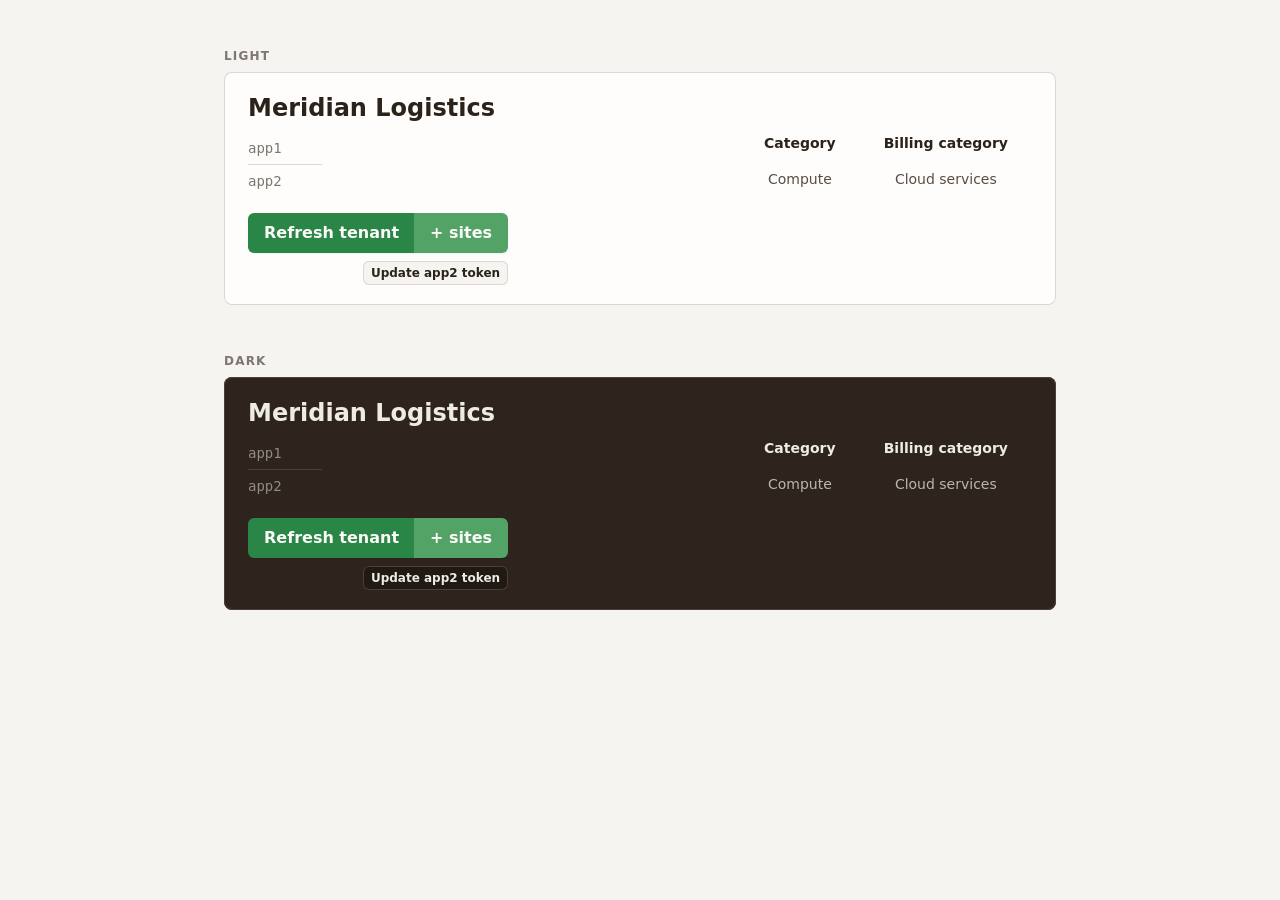
<file: tenant-detail-page-title-bar/index.html>
<!doctype html>
<!-- rung one: a static page — no JS, no config file [S-045 (2), (3)].
     The tenant-detail page title bar — the site-detail bar's tenant sibling
     (workspaces/site-detail-page-title-bar, born this session): one
     space-between flex section, THREE items, shipped twice — a light bar and
     a dark bar. The DARK take is again not a second markup: the scoped
     override (.bar-dark) re-points the --color-* custom properties inside
     that section only, so every utility re-themes itself; the greens and the
     near-white on-button text are left untouched — they already carry on
     dark. Left item: the page title with the small headerless table beneath
     (rows: app1, app2 — quiet mono cells). Center item: the two-column
     table — header row Category / Billing category, every cell centered,
     ONE values row (amended: the operator asked for a single values row
     aligned with the LEFT BLOCK'S BOTTOM — self-end seats the table's
     bottom edge on the flex line the left block sets; a lone row has
     nothing to divide, so the tbody drops divide-y). Right item: the action
     stack — upper and bigger, the JOINED button group (Refresh tenant on
     success green; the '+ sites' segment on the raised, lighter green — the
     button-groups 01-basic anatomy with solid fills); lower and much
     smaller, Update app2 token, the family neutral utility.
     RULING: the founding brief said "three rows" for the left table but
     supplied two strings (app1, app2); category moved to the center table's
     header — the left table carries the two rows the strings name.
     derived from (corpus/tailwindplus/):
    tailwindcss-application-ui-v4/html/elements/button-groups/01-basic.html — the joined button group — isolate inline-flex rounded-md shadow-xs, rounded-l-md / -ml-px rounded-r-md joins — the Refresh tenant | + sites pair
    tailwindcss-application-ui-v4/html/application-shells/stacked/03-with-lighter-page-header.html — the lighter page-header band — the title bar's anatomy: a Container-guttered band carrying the page title, actions to the right (the sibling site-detail bar's derivation)
    index/primitives-named.md — Title, PrimaryButton, TableCell, RowFlex — the named primitives the bar composes
-->
<html lang="en">
	<head>
		<meta charset="utf-8" />
		<meta name="viewport" content="width=device-width, initial-scale=1" />
		<title>tenant-detail-page-title-bar</title>
		<link rel="stylesheet" href="./theme.css" />
	</head>
	<body class="bg-surface font-sans text-body antialiased">
		<main class="mx-auto max-w-4xl px-4 py-12 sm:px-6 lg:px-8">
			<!-- the light bar -->
			<p class="text-xs font-semibold tracking-widest text-muted uppercase">Light</p>
			<section aria-label="Tenant detail title bar, light" class="mt-2 flex flex-wrap items-start justify-between gap-x-6 gap-y-4 rounded-lg bg-surface-raised px-4 py-5 inset-ring-1 inset-ring-line sm:px-6">
				<div>
					<h1 class="font-semibold text-title text-2xl">Meridian Logistics</h1>
					<table class="mt-2">
						<tbody class="divide-y divide-line">
							<tr>
								<td class="py-1.5 pr-10 font-mono text-sm whitespace-nowrap text-muted">app1</td>
							</tr>
							<tr>
								<td class="py-1.5 pr-10 font-mono text-sm whitespace-nowrap text-muted">app2</td>
							</tr>
						</tbody>
					</table>
				</div>
				<table class="self-end text-center">
					<thead>
						<tr>
							<th scope="col" class="px-6 py-2 text-sm font-semibold text-title">Category</th>
							<th scope="col" class="px-6 py-2 text-sm font-semibold text-title">Billing category</th>
						</tr>
					</thead>
					<tbody>
						<tr>
							<td class="px-6 py-2 text-sm whitespace-nowrap text-body">Compute</td>
							<td class="px-6 py-2 text-sm whitespace-nowrap text-body">Cloud services</td>
						</tr>
					</tbody>
				</table>
				<div class="flex flex-col items-end gap-2">
					<span class="isolate inline-flex rounded-md shadow-xs">
						<button type="button" class="relative inline-flex items-center rounded-l-md bg-success px-4 py-2 text-base font-semibold text-accent-contrast hover:bg-success-hover focus:z-10 focus-visible:outline-2 focus-visible:-outline-offset-2 focus-visible:outline-success">
							Refresh tenant
						</button>
						<button type="button" class="relative -ml-px inline-flex items-center rounded-r-md bg-success-raised px-4 py-2 text-base font-semibold text-accent-contrast hover:bg-success focus:z-10 focus-visible:outline-2 focus-visible:-outline-offset-2 focus-visible:outline-success">
							+ sites
						</button>
					</span>
					<button type="button" class="rounded-md bg-surface px-2 py-1 text-xs font-semibold text-title inset-ring-1 inset-ring-line hover:bg-surface-raised focus-visible:outline-2 focus-visible:-outline-offset-2 focus-visible:outline-accent">
						Update app2 token
					</button>
				</div>
			</section>

			<!-- the dark bar: identical markup, the .bar-dark scope re-points the tokens -->
			<p class="mt-12 text-xs font-semibold tracking-widest text-muted uppercase">Dark</p>
			<section aria-label="Tenant detail title bar, dark" class="bar-dark mt-2 flex flex-wrap items-start justify-between gap-x-6 gap-y-4 rounded-lg bg-surface-raised px-4 py-5 inset-ring-1 inset-ring-line sm:px-6">
				<div>
					<h1 class="font-semibold text-title text-2xl">Meridian Logistics</h1>
					<table class="mt-2">
						<tbody class="divide-y divide-line">
							<tr>
								<td class="py-1.5 pr-10 font-mono text-sm whitespace-nowrap text-muted">app1</td>
							</tr>
							<tr>
								<td class="py-1.5 pr-10 font-mono text-sm whitespace-nowrap text-muted">app2</td>
							</tr>
						</tbody>
					</table>
				</div>
				<table class="self-end text-center">
					<thead>
						<tr>
							<th scope="col" class="px-6 py-2 text-sm font-semibold text-title">Category</th>
							<th scope="col" class="px-6 py-2 text-sm font-semibold text-title">Billing category</th>
						</tr>
					</thead>
					<tbody>
						<tr>
							<td class="px-6 py-2 text-sm whitespace-nowrap text-body">Compute</td>
							<td class="px-6 py-2 text-sm whitespace-nowrap text-body">Cloud services</td>
						</tr>
					</tbody>
				</table>
				<div class="flex flex-col items-end gap-2">
					<span class="isolate inline-flex rounded-md shadow-xs">
						<button type="button" class="relative inline-flex items-center rounded-l-md bg-success px-4 py-2 text-base font-semibold text-accent-contrast hover:bg-success-hover focus:z-10 focus-visible:outline-2 focus-visible:-outline-offset-2 focus-visible:outline-success">
							Refresh tenant
						</button>
						<button type="button" class="relative -ml-px inline-flex items-center rounded-r-md bg-success-raised px-4 py-2 text-base font-semibold text-accent-contrast hover:bg-success focus:z-10 focus-visible:outline-2 focus-visible:-outline-offset-2 focus-visible:outline-success">
							+ sites
						</button>
					</span>
					<button type="button" class="rounded-md bg-surface px-2 py-1 text-xs font-semibold text-title inset-ring-1 inset-ring-line hover:bg-surface-raised focus-visible:outline-2 focus-visible:-outline-offset-2 focus-visible:outline-accent">
						Update app2 token
					</button>
				</div>
			</section>
		</main>
	</body>
</html>
</file>
<file: payload-console/theme.css>
/*! tailwindcss v4.3.3 | MIT License | https://tailwindcss.com */
@layer properties{@supports (((-webkit-hyphens:none)) and (not (margin-trim:inline))) or ((-moz-orient:inline) and (not (color:rgb(from red r g b)))){*,:before,:after,::backdrop{--tw-space-y-reverse:0;--tw-font-weight:initial;--tw-ordinal:initial;--tw-slashed-zero:initial;--tw-numeric-figure:initial;--tw-numeric-spacing:initial;--tw-numeric-fraction:initial;--tw-shadow:0 0 #0000;--tw-shadow-color:initial;--tw-shadow-alpha:100%;--tw-inset-shadow:0 0 #0000;--tw-inset-shadow-color:initial;--tw-inset-shadow-alpha:100%;--tw-ring-color:initial;--tw-ring-shadow:0 0 #0000;--tw-inset-ring-color:initial;--tw-inset-ring-shadow:0 0 #0000;--tw-ring-inset:initial;--tw-ring-offset-width:0px;--tw-ring-offset-color:#fff;--tw-ring-offset-shadow:0 0 #0000;--tw-outline-style:solid}}}@layer theme{:root,:host{--font-sans:ui-sans-serif, system-ui, sans-serif;--font-mono:ui-monospace, SFMono-Regular, monospace;--spacing:.25rem;--container-3xl:48rem;--text-sm:.875rem;--text-sm--line-height:calc(1.25 / .875);--text-base:1rem;--text-base--line-height:calc(1.5 / 1);--text-2xl:1.5rem;--text-2xl--line-height:calc(2 / 1.5);--font-weight-medium:500;--font-weight-semibold:600;--radius-md:.375rem;--radius-lg:.5rem;--default-font-family:var(--font-sans);--default-mono-font-family:var(--font-mono);--color-surface:oklch(96.8% .005 95);--color-surface-raised:oklch(99.5% .003 95);--color-title:oklch(26% .02 60);--color-body:oklch(43% .02 60);--color-muted:oklch(57% .015 60);--color-line:oklch(88% .01 60);--color-accent:oklch(45% .1 250);--color-accent-hover:oklch(40% .1 250);--color-accent-contrast:oklch(98.5% .003 95);--color-success:oklch(55% .13 150);--color-danger:oklch(55% .19 25);--color-danger-hover:oklch(50% .19 25);--color-danger-contrast:oklch(98.5% .005 25);--color-editor:oklch(95.5% .006 250)}}@layer base{*,:after,:before,::backdrop{box-sizing:border-box;border:0 solid;margin:0;padding:0}::file-selector-button{box-sizing:border-box;border:0 solid;margin:0;padding:0}html,:host{-webkit-text-size-adjust:100%;tab-size:4;line-height:1.5;font-family:var(--default-font-family,-apple-system, BlinkMacSystemFont, "Segoe UI", Roboto, "Helvetica Neue", "Noto Sans", Arial, sans-serif, "Apple Color Emoji", "Segoe UI Emoji", "Segoe UI Symbol", "Noto Color Emoji");font-feature-settings:var(--default-font-feature-settings,normal);font-variation-settings:var(--default-font-variation-settings,normal);-webkit-tap-highlight-color:transparent}hr{height:0;color:inherit;border-top-width:1px}abbr:where([title]){-webkit-text-decoration:underline dotted;text-decoration:underline dotted}h1,h2,h3,h4,h5,h6{font-size:inherit;font-weight:inherit}a{color:inherit;-webkit-text-decoration:inherit;-webkit-text-decoration:inherit;-webkit-text-decoration:inherit;text-decoration:inherit}b,strong{font-weight:bolder}code,kbd,samp,pre{font-family:var(--default-mono-font-family,ui-monospace, SFMono-Regular, Menlo, Monaco, Consolas, "Liberation Mono", "Courier New", monospace);font-feature-settings:var(--default-mono-font-feature-settings,normal);font-variation-settings:var(--default-mono-font-variation-settings,normal);font-size:1em}small{font-size:80%}sub,sup{vertical-align:baseline;font-size:75%;line-height:0;position:relative}sub{bottom:-.25em}sup{top:-.5em}table{text-indent:0;border-color:inherit;border-collapse:collapse}:-moz-focusring:where(:not(iframe)){outline:auto}progress{vertical-align:baseline}summary{display:list-item}ol,ul,menu{list-style:none}img,svg,video,canvas,audio,iframe,embed,object{vertical-align:middle;display:block}img,video{max-width:100%;height:auto}button,input,select,optgroup,textarea{font:inherit;font-feature-settings:inherit;font-variation-settings:inherit;letter-spacing:inherit;color:inherit;opacity:1;background-color:#0000;border-radius:0}::file-selector-button{font:inherit;font-feature-settings:inherit;font-variation-settings:inherit;letter-spacing:inherit;color:inherit;opacity:1;background-color:#0000;border-radius:0}:where(select:is([multiple],[size])) optgroup{font-weight:bolder}:where(select:is([multiple],[size])) optgroup option{padding-inline-start:20px}::file-selector-button{margin-inline-end:4px}::placeholder{opacity:1}@supports (not ((-webkit-appearance:-apple-pay-button))) or (contain-intrinsic-size:1px){::placeholder{color:currentColor}@supports (color:color-mix(in lab, red, red)){::placeholder{color:color-mix(in oklab, currentcolor 50%, transparent)}}}textarea{resize:vertical}::-webkit-search-decoration{-webkit-appearance:none}::-webkit-date-and-time-value{min-height:1lh;text-align:inherit}::-webkit-datetime-edit{display:inline-flex}::-webkit-datetime-edit-fields-wrapper{padding:0}::-webkit-datetime-edit{padding-block:0}::-webkit-datetime-edit-year-field{padding-block:0}::-webkit-datetime-edit-month-field{padding-block:0}::-webkit-datetime-edit-day-field{padding-block:0}::-webkit-datetime-edit-hour-field{padding-block:0}::-webkit-datetime-edit-minute-field{padding-block:0}::-webkit-datetime-edit-second-field{padding-block:0}::-webkit-datetime-edit-millisecond-field{padding-block:0}::-webkit-datetime-edit-meridiem-field{padding-block:0}::-webkit-calendar-picker-indicator{line-height:1}:-moz-ui-invalid{box-shadow:none}button,input:where([type=button],[type=reset],[type=submit]){appearance:button}::file-selector-button{appearance:button}::-webkit-inner-spin-button{height:auto}::-webkit-outer-spin-button{height:auto}[hidden]:where(:not([hidden=until-found])){display:none!important}}@layer components;@layer utilities{.pointer-events-none{pointer-events:none}.absolute{position:absolute}.relative{position:relative}.static{position:static}.top-2\.5{top:calc(var(--spacing) * 2.5)}.right-3{right:calc(var(--spacing) * 3)}.isolate{isolation:isolate}.mx-auto{margin-inline:auto}.mt-1{margin-top:var(--spacing)}.mt-2{margin-top:calc(var(--spacing) * 2)}.mt-3{margin-top:calc(var(--spacing) * 3)}.mt-4{margin-top:calc(var(--spacing) * 4)}.mt-5{margin-top:calc(var(--spacing) * 5)}.mt-6{margin-top:calc(var(--spacing) * 6)}.mt-8{margin-top:calc(var(--spacing) * 8)}.-ml-px{margin-left:-1px}.ml-3{margin-left:calc(var(--spacing) * 3)}.block{display:block}.flex{display:flex}.inline-flex{display:inline-flex}.size-5{width:calc(var(--spacing) * 5);height:calc(var(--spacing) * 5)}.w-7{width:calc(var(--spacing) * 7)}.w-full{width:100%}.max-w-3xl{max-width:var(--container-3xl)}.shrink-0{flex-shrink:0}.appearance-none{appearance:none}.items-center{align-items:center}.items-start{align-items:flex-start}.justify-between{justify-content:space-between}:where(.space-y-3>:not(:last-child)){--tw-space-y-reverse:0;margin-block-start:calc(calc(var(--spacing) * 3) * var(--tw-space-y-reverse));margin-block-end:calc(calc(var(--spacing) * 3) * calc(1 - var(--tw-space-y-reverse)))}:where(.space-y-5>:not(:last-child)){--tw-space-y-reverse:0;margin-block-start:calc(calc(var(--spacing) * 5) * var(--tw-space-y-reverse));margin-block-end:calc(calc(var(--spacing) * 5) * calc(1 - var(--tw-space-y-reverse)))}.gap-x-3{column-gap:calc(var(--spacing) * 3)}.rounded-lg{border-radius:var(--radius-lg)}.rounded-md{border-radius:var(--radius-md)}.rounded-l-md{border-top-left-radius:var(--radius-md);border-bottom-left-radius:var(--radius-md)}.rounded-r-md{border-top-right-radius:var(--radius-md);border-bottom-right-radius:var(--radius-md)}.bg-accent{background-color:var(--color-accent)}.bg-danger{background-color:var(--color-danger)}.bg-editor{background-color:var(--color-editor)}.bg-surface{background-color:var(--color-surface)}.bg-surface-raised{background-color:var(--color-surface-raised)}.p-4{padding:calc(var(--spacing) * 4)}.px-3{padding-inline:calc(var(--spacing) * 3)}.px-4{padding-inline:calc(var(--spacing) * 4)}.py-1\.5{padding-block:calc(var(--spacing) * 1.5)}.py-2{padding-block:calc(var(--spacing) * 2)}.py-5{padding-block:calc(var(--spacing) * 5)}.py-12{padding-block:calc(var(--spacing) * 12)}.pr-9{padding-right:calc(var(--spacing) * 9)}.text-right{text-align:right}.font-mono{font-family:var(--font-mono)}.font-sans{font-family:var(--font-sans)}.text-2xl{font-size:var(--text-2xl);line-height:var(--tw-leading,var(--text-2xl--line-height))}.text-base{font-size:var(--text-base);line-height:var(--tw-leading,var(--text-base--line-height))}.text-sm{font-size:var(--text-sm);line-height:var(--tw-leading,var(--text-sm--line-height))}.text-sm\/6{font-size:var(--text-sm);line-height:calc(var(--spacing) * 6)}.font-medium{--tw-font-weight:var(--font-weight-medium);font-weight:var(--font-weight-medium)}.font-semibold{--tw-font-weight:var(--font-weight-semibold);font-weight:var(--font-weight-semibold)}.whitespace-pre{white-space:pre}.text-accent{color:var(--color-accent)}.text-accent-contrast{color:var(--color-accent-contrast)}.text-body{color:var(--color-body)}.text-danger{color:var(--color-danger)}.text-danger-contrast{color:var(--color-danger-contrast)}.text-muted{color:var(--color-muted)}.text-success{color:var(--color-success)}.text-title{color:var(--color-title)}.tabular-nums{--tw-numeric-spacing:tabular-nums;font-variant-numeric:var(--tw-ordinal,) var(--tw-slashed-zero,) var(--tw-numeric-figure,) var(--tw-numeric-spacing,) var(--tw-numeric-fraction,)}.antialiased{-webkit-font-smoothing:antialiased;-moz-osx-font-smoothing:grayscale}.shadow-xs{--tw-shadow:0 1px 2px 0 var(--tw-shadow-color,#0000000d);box-shadow:var(--tw-inset-shadow), var(--tw-inset-ring-shadow), var(--tw-ring-offset-shadow), var(--tw-ring-shadow), var(--tw-shadow)}.inset-ring-1{--tw-inset-ring-shadow:inset 0 0 0 1px var(--tw-inset-ring-color,currentcolor);box-shadow:var(--tw-inset-shadow), var(--tw-inset-ring-shadow), var(--tw-ring-offset-shadow), var(--tw-ring-shadow), var(--tw-shadow)}.inset-ring-line{--tw-inset-ring-color:var(--color-line)}.outline-1{outline-style:var(--tw-outline-style);outline-width:1px}.-outline-offset-1{outline-offset:calc(1px * -1)}.outline-line{outline-color:var(--color-line)}.select-none{-webkit-user-select:none;user-select:none}@media (hover:hover){.hover\:bg-accent-hover:hover{background-color:var(--color-accent-hover)}.hover\:bg-danger-hover:hover{background-color:var(--color-danger-hover)}.hover\:bg-surface:hover{background-color:var(--color-surface)}}.focus\:z-10:focus{z-index:10}.focus\:outline-2:focus{outline-style:var(--tw-outline-style);outline-width:2px}.focus\:-outline-offset-2:focus{outline-offset:calc(2px * -1)}.focus\:outline-accent:focus{outline-color:var(--color-accent)}.focus-visible\:outline-2:focus-visible{outline-style:var(--tw-outline-style);outline-width:2px}.focus-visible\:-outline-offset-2:focus-visible{outline-offset:calc(2px * -1)}.focus-visible\:outline-accent:focus-visible{outline-color:var(--color-accent)}.focus-visible\:outline-danger:focus-visible{outline-color:var(--color-danger)}.disabled\:pointer-events-none:disabled{pointer-events:none}.disabled\:opacity-40:disabled{opacity:.4}@media (min-width:40rem){.sm\:p-6{padding:calc(var(--spacing) * 6)}.sm\:px-6{padding-inline:calc(var(--spacing) * 6)}.sm\:text-sm\/6{font-size:var(--text-sm);line-height:calc(var(--spacing) * 6)}}}@property --tw-space-y-reverse{syntax:"*";inherits:false;initial-value:0}@property --tw-font-weight{syntax:"*";inherits:false}@property --tw-ordinal{syntax:"*";inherits:false}@property --tw-slashed-zero{syntax:"*";inherits:false}@property --tw-numeric-figure{syntax:"*";inherits:false}@property --tw-numeric-spacing{syntax:"*";inherits:false}@property --tw-numeric-fraction{syntax:"*";inherits:false}@property --tw-shadow{syntax:"*";inherits:false;initial-value:0 0 #0000}@property --tw-shadow-color{syntax:"*";inherits:false}@property --tw-shadow-alpha{syntax:"<percentage>";inherits:false;initial-value:100%}@property --tw-inset-shadow{syntax:"*";inherits:false;initial-value:0 0 #0000}@property --tw-inset-shadow-color{syntax:"*";inherits:false}@property --tw-inset-shadow-alpha{syntax:"<percentage>";inherits:false;initial-value:100%}@property --tw-ring-color{syntax:"*";inherits:false}@property --tw-ring-shadow{syntax:"*";inherits:false;initial-value:0 0 #0000}@property --tw-inset-ring-color{syntax:"*";inherits:false}@property --tw-inset-ring-shadow{syntax:"*";inherits:false;initial-value:0 0 #0000}@property --tw-ring-inset{syntax:"*";inherits:false}@property --tw-ring-offset-width{syntax:"<length>";inherits:false;initial-value:0}@property --tw-ring-offset-color{syntax:"*";inherits:false;initial-value:#fff}@property --tw-ring-offset-shadow{syntax:"*";inherits:false;initial-value:0 0 #0000}@property --tw-outline-style{syntax:"*";inherits:false;initial-value:solid}
</file>
<file: site-detail-page-title-bar/theme.css>
/*! tailwindcss v4.3.3 | MIT License | https://tailwindcss.com */
@layer properties{@supports (((-webkit-hyphens:none)) and (not (margin-trim:inline))) or ((-moz-orient:inline) and (not (color:rgb(from red r g b)))){*,:before,:after,::backdrop{--tw-divide-y-reverse:0;--tw-border-style:solid;--tw-font-weight:initial;--tw-tracking:initial;--tw-shadow:0 0 #0000;--tw-shadow-color:initial;--tw-shadow-alpha:100%;--tw-inset-shadow:0 0 #0000;--tw-inset-shadow-color:initial;--tw-inset-shadow-alpha:100%;--tw-ring-color:initial;--tw-ring-shadow:0 0 #0000;--tw-inset-ring-color:initial;--tw-inset-ring-shadow:0 0 #0000;--tw-ring-inset:initial;--tw-ring-offset-width:0px;--tw-ring-offset-color:#fff;--tw-ring-offset-shadow:0 0 #0000;--tw-outline-style:solid}}}@layer theme{:root,:host{--font-sans:ui-sans-serif, system-ui, sans-serif;--font-mono:ui-monospace, SFMono-Regular, monospace;--spacing:.25rem;--container-3xl:48rem;--text-xs:.75rem;--text-xs--line-height:calc(1 / .75);--text-sm:.875rem;--text-sm--line-height:calc(1.25 / .875);--text-base:1rem;--text-base--line-height:calc(1.5 / 1);--text-2xl:1.5rem;--text-2xl--line-height:calc(2 / 1.5);--font-weight-semibold:600;--tracking-widest:.1em;--radius-md:.375rem;--radius-lg:.5rem;--default-font-family:var(--font-sans);--default-mono-font-family:var(--font-mono);--color-surface:oklch(96.8% .005 95);--color-surface-raised:oklch(99.5% .003 95);--color-title:oklch(26% .02 60);--color-body:oklch(43% .02 60);--color-muted:oklch(57% .015 60);--color-line:oklch(88% .01 60);--color-accent:oklch(45% .1 250);--color-accent-hover:oklch(40% .1 250);--color-accent-contrast:oklch(98.5% .003 95);--color-success:oklch(55% .13 150);--color-success-hover:oklch(50% .13 150);--color-danger:oklch(55% .19 25)}}@layer base{*,:after,:before,::backdrop{box-sizing:border-box;border:0 solid;margin:0;padding:0}::file-selector-button{box-sizing:border-box;border:0 solid;margin:0;padding:0}html,:host{-webkit-text-size-adjust:100%;tab-size:4;line-height:1.5;font-family:var(--default-font-family,-apple-system, BlinkMacSystemFont, "Segoe UI", Roboto, "Helvetica Neue", "Noto Sans", Arial, sans-serif, "Apple Color Emoji", "Segoe UI Emoji", "Segoe UI Symbol", "Noto Color Emoji");font-feature-settings:var(--default-font-feature-settings,normal);font-variation-settings:var(--default-font-variation-settings,normal);-webkit-tap-highlight-color:transparent}hr{height:0;color:inherit;border-top-width:1px}abbr:where([title]){-webkit-text-decoration:underline dotted;text-decoration:underline dotted}h1,h2,h3,h4,h5,h6{font-size:inherit;font-weight:inherit}a{color:inherit;-webkit-text-decoration:inherit;-webkit-text-decoration:inherit;-webkit-text-decoration:inherit;text-decoration:inherit}b,strong{font-weight:bolder}code,kbd,samp,pre{font-family:var(--default-mono-font-family,ui-monospace, SFMono-Regular, Menlo, Monaco, Consolas, "Liberation Mono", "Courier New", monospace);font-feature-settings:var(--default-mono-font-feature-settings,normal);font-variation-settings:var(--default-mono-font-variation-settings,normal);font-size:1em}small{font-size:80%}sub,sup{vertical-align:baseline;font-size:75%;line-height:0;position:relative}sub{bottom:-.25em}sup{top:-.5em}table{text-indent:0;border-color:inherit;border-collapse:collapse}:-moz-focusring:where(:not(iframe)){outline:auto}progress{vertical-align:baseline}summary{display:list-item}ol,ul,menu{list-style:none}img,svg,video,canvas,audio,iframe,embed,object{vertical-align:middle;display:block}img,video{max-width:100%;height:auto}button,input,select,optgroup,textarea{font:inherit;font-feature-settings:inherit;font-variation-settings:inherit;letter-spacing:inherit;color:inherit;opacity:1;background-color:#0000;border-radius:0}::file-selector-button{font:inherit;font-feature-settings:inherit;font-variation-settings:inherit;letter-spacing:inherit;color:inherit;opacity:1;background-color:#0000;border-radius:0}:where(select:is([multiple],[size])) optgroup{font-weight:bolder}:where(select:is([multiple],[size])) optgroup option{padding-inline-start:20px}::file-selector-button{margin-inline-end:4px}::placeholder{opacity:1}@supports (not ((-webkit-appearance:-apple-pay-button))) or (contain-intrinsic-size:1px){::placeholder{color:currentColor}@supports (color:color-mix(in lab, red, red)){::placeholder{color:color-mix(in oklab, currentcolor 50%, transparent)}}}textarea{resize:vertical}::-webkit-search-decoration{-webkit-appearance:none}::-webkit-date-and-time-value{min-height:1lh;text-align:inherit}::-webkit-datetime-edit{display:inline-flex}::-webkit-datetime-edit-fields-wrapper{padding:0}::-webkit-datetime-edit{padding-block:0}::-webkit-datetime-edit-year-field{padding-block:0}::-webkit-datetime-edit-month-field{padding-block:0}::-webkit-datetime-edit-day-field{padding-block:0}::-webkit-datetime-edit-hour-field{padding-block:0}::-webkit-datetime-edit-minute-field{padding-block:0}::-webkit-datetime-edit-second-field{padding-block:0}::-webkit-datetime-edit-millisecond-field{padding-block:0}::-webkit-datetime-edit-meridiem-field{padding-block:0}::-webkit-calendar-picker-indicator{line-height:1}:-moz-ui-invalid{box-shadow:none}button,input:where([type=button],[type=reset],[type=submit]){appearance:button}::file-selector-button{appearance:button}::-webkit-inner-spin-button{height:auto}::-webkit-outer-spin-button{height:auto}[hidden]:where(:not([hidden=until-found])){display:none!important}}@layer components;@layer utilities{.static{position:static}.mx-auto{margin-inline:auto}.mt-2{margin-top:calc(var(--spacing) * 2)}.mt-12{margin-top:calc(var(--spacing) * 12)}.flex{display:flex}.table{display:table}.max-w-3xl{max-width:var(--container-3xl)}.flex-col{flex-direction:column}.flex-wrap{flex-wrap:wrap}.items-end{align-items:flex-end}.items-start{align-items:flex-start}.justify-between{justify-content:space-between}.gap-2{gap:calc(var(--spacing) * 2)}.gap-x-6{column-gap:calc(var(--spacing) * 6)}.gap-y-4{row-gap:calc(var(--spacing) * 4)}:where(.divide-y>:not(:last-child)){--tw-divide-y-reverse:0;border-bottom-style:var(--tw-border-style);border-top-style:var(--tw-border-style);border-top-width:calc(1px * var(--tw-divide-y-reverse));border-bottom-width:calc(1px * calc(1 - var(--tw-divide-y-reverse)))}:where(.divide-line>:not(:last-child)){border-color:var(--color-line)}.rounded-lg{border-radius:var(--radius-lg)}.rounded-md{border-radius:var(--radius-md)}.bg-success{background-color:var(--color-success)}.bg-surface{background-color:var(--color-surface)}.bg-surface-raised{background-color:var(--color-surface-raised)}.px-2{padding-inline:calc(var(--spacing) * 2)}.px-4{padding-inline:calc(var(--spacing) * 4)}.py-1{padding-block:var(--spacing)}.py-1\.5{padding-block:calc(var(--spacing) * 1.5)}.py-2{padding-block:calc(var(--spacing) * 2)}.py-5{padding-block:calc(var(--spacing) * 5)}.py-12{padding-block:calc(var(--spacing) * 12)}.pr-10{padding-right:calc(var(--spacing) * 10)}.font-mono{font-family:var(--font-mono)}.font-sans{font-family:var(--font-sans)}.text-2xl{font-size:var(--text-2xl);line-height:var(--tw-leading,var(--text-2xl--line-height))}.text-base{font-size:var(--text-base);line-height:var(--tw-leading,var(--text-base--line-height))}.text-sm{font-size:var(--text-sm);line-height:var(--tw-leading,var(--text-sm--line-height))}.text-xs{font-size:var(--text-xs);line-height:var(--tw-leading,var(--text-xs--line-height))}.font-semibold{--tw-font-weight:var(--font-weight-semibold);font-weight:var(--font-weight-semibold)}.tracking-widest{--tw-tracking:var(--tracking-widest);letter-spacing:var(--tracking-widest)}.whitespace-nowrap{white-space:nowrap}.text-accent-contrast{color:var(--color-accent-contrast)}.text-body{color:var(--color-body)}.text-muted{color:var(--color-muted)}.text-title{color:var(--color-title)}.uppercase{text-transform:uppercase}.antialiased{-webkit-font-smoothing:antialiased;-moz-osx-font-smoothing:grayscale}.shadow-xs{--tw-shadow:0 1px 2px 0 var(--tw-shadow-color,#0000000d);box-shadow:var(--tw-inset-shadow), var(--tw-inset-ring-shadow), var(--tw-ring-offset-shadow), var(--tw-ring-shadow), var(--tw-shadow)}.inset-ring-1{--tw-inset-ring-shadow:inset 0 0 0 1px var(--tw-inset-ring-color,currentcolor);box-shadow:var(--tw-inset-shadow), var(--tw-inset-ring-shadow), var(--tw-ring-offset-shadow), var(--tw-ring-shadow), var(--tw-shadow)}.inset-ring-line{--tw-inset-ring-color:var(--color-line)}.bar-dark{--color-surface:oklch(22% .015 60);--color-surface-raised:oklch(27% .02 60);--color-title:oklch(94% .01 95);--color-body:oklch(78% .01 95);--color-muted:oklch(64% .015 95);--color-line:oklch(38% .02 60)}@media (hover:hover){.hover\:bg-success-hover:hover{background-color:var(--color-success-hover)}.hover\:bg-surface-raised:hover{background-color:var(--color-surface-raised)}}.focus-visible\:outline-2:focus-visible{outline-style:var(--tw-outline-style);outline-width:2px}.focus-visible\:-outline-offset-2:focus-visible{outline-offset:calc(2px * -1)}.focus-visible\:outline-accent:focus-visible{outline-color:var(--color-accent)}.focus-visible\:outline-success:focus-visible{outline-color:var(--color-success)}@media (min-width:40rem){.sm\:px-6{padding-inline:calc(var(--spacing) * 6)}}@media (min-width:64rem){.lg\:px-8{padding-inline:calc(var(--spacing) * 8)}}}@property --tw-divide-y-reverse{syntax:"*";inherits:false;initial-value:0}@property --tw-border-style{syntax:"*";inherits:false;initial-value:solid}@property --tw-font-weight{syntax:"*";inherits:false}@property --tw-tracking{syntax:"*";inherits:false}@property --tw-shadow{syntax:"*";inherits:false;initial-value:0 0 #0000}@property --tw-shadow-color{syntax:"*";inherits:false}@property --tw-shadow-alpha{syntax:"<percentage>";inherits:false;initial-value:100%}@property --tw-inset-shadow{syntax:"*";inherits:false;initial-value:0 0 #0000}@property --tw-inset-shadow-color{syntax:"*";inherits:false}@property --tw-inset-shadow-alpha{syntax:"<percentage>";inherits:false;initial-value:100%}@property --tw-ring-color{syntax:"*";inherits:false}@property --tw-ring-shadow{syntax:"*";inherits:false;initial-value:0 0 #0000}@property --tw-inset-ring-color{syntax:"*";inherits:false}@property --tw-inset-ring-shadow{syntax:"*";inherits:false;initial-value:0 0 #0000}@property --tw-ring-inset{syntax:"*";inherits:false}@property --tw-ring-offset-width{syntax:"<length>";inherits:false;initial-value:0}@property --tw-ring-offset-color{syntax:"*";inherits:false;initial-value:#fff}@property --tw-ring-offset-shadow{syntax:"*";inherits:false;initial-value:0 0 #0000}@property --tw-outline-style{syntax:"*";inherits:false;initial-value:solid}
</file>
<file: sites-appbar-filters-static/theme.css>
/*! tailwindcss v4.3.3 | MIT License | https://tailwindcss.com */
@layer properties{@supports (((-webkit-hyphens:none)) and (not (margin-trim:inline))) or ((-moz-orient:inline) and (not (color:rgb(from red r g b)))){*,:before,:after,::backdrop{--tw-font-weight:initial;--tw-ordinal:initial;--tw-slashed-zero:initial;--tw-numeric-figure:initial;--tw-numeric-spacing:initial;--tw-numeric-fraction:initial;--tw-shadow:0 0 #0000;--tw-shadow-color:initial;--tw-shadow-alpha:100%;--tw-inset-shadow:0 0 #0000;--tw-inset-shadow-color:initial;--tw-inset-shadow-alpha:100%;--tw-ring-color:initial;--tw-ring-shadow:0 0 #0000;--tw-inset-ring-color:initial;--tw-inset-ring-shadow:0 0 #0000;--tw-ring-inset:initial;--tw-ring-offset-width:0px;--tw-ring-offset-color:#fff;--tw-ring-offset-shadow:0 0 #0000;--tw-outline-style:solid;--tw-blur:initial;--tw-brightness:initial;--tw-contrast:initial;--tw-grayscale:initial;--tw-hue-rotate:initial;--tw-invert:initial;--tw-opacity:initial;--tw-saturate:initial;--tw-sepia:initial;--tw-drop-shadow:initial;--tw-drop-shadow-color:initial;--tw-drop-shadow-alpha:100%;--tw-drop-shadow-size:initial}}}@layer theme{:root,:host{--font-sans:ui-sans-serif, system-ui, sans-serif;--font-mono:ui-monospace, SFMono-Regular, monospace;--spacing:.25rem;--container-7xl:80rem;--text-sm:.875rem;--text-sm--line-height:calc(1.25 / .875);--text-base:1rem;--text-base--line-height:calc(1.5 / 1);--text-2xl:1.5rem;--text-2xl--line-height:calc(2 / 1.5);--font-weight-medium:500;--font-weight-semibold:600;--radius-md:.375rem;--radius-lg:.5rem;--default-font-family:var(--font-sans);--default-mono-font-family:var(--font-mono);--color-surface:oklch(96.8% .005 95);--color-surface-raised:oklch(99.5% .003 95);--color-title:oklch(26% .02 60);--color-body:oklch(43% .02 60);--color-muted:oklch(57% .015 60);--color-line:oklch(88% .01 60);--color-accent:oklch(45% .1 250);--color-accent-hover:oklch(40% .1 250);--color-accent-contrast:oklch(98.5% .003 95);--color-success:oklch(55% .13 150);--color-danger:oklch(55% .19 25)}}@layer base{*,:after,:before,::backdrop{box-sizing:border-box;border:0 solid;margin:0;padding:0}::file-selector-button{box-sizing:border-box;border:0 solid;margin:0;padding:0}html,:host{-webkit-text-size-adjust:100%;tab-size:4;line-height:1.5;font-family:var(--default-font-family,-apple-system, BlinkMacSystemFont, "Segoe UI", Roboto, "Helvetica Neue", "Noto Sans", Arial, sans-serif, "Apple Color Emoji", "Segoe UI Emoji", "Segoe UI Symbol", "Noto Color Emoji");font-feature-settings:var(--default-font-feature-settings,normal);font-variation-settings:var(--default-font-variation-settings,normal);-webkit-tap-highlight-color:transparent}hr{height:0;color:inherit;border-top-width:1px}abbr:where([title]){-webkit-text-decoration:underline dotted;text-decoration:underline dotted}h1,h2,h3,h4,h5,h6{font-size:inherit;font-weight:inherit}a{color:inherit;-webkit-text-decoration:inherit;-webkit-text-decoration:inherit;-webkit-text-decoration:inherit;text-decoration:inherit}b,strong{font-weight:bolder}code,kbd,samp,pre{font-family:var(--default-mono-font-family,ui-monospace, SFMono-Regular, Menlo, Monaco, Consolas, "Liberation Mono", "Courier New", monospace);font-feature-settings:var(--default-mono-font-feature-settings,normal);font-variation-settings:var(--default-mono-font-variation-settings,normal);font-size:1em}small{font-size:80%}sub,sup{vertical-align:baseline;font-size:75%;line-height:0;position:relative}sub{bottom:-.25em}sup{top:-.5em}table{text-indent:0;border-color:inherit;border-collapse:collapse}:-moz-focusring:where(:not(iframe)){outline:auto}progress{vertical-align:baseline}summary{display:list-item}ol,ul,menu{list-style:none}img,svg,video,canvas,audio,iframe,embed,object{vertical-align:middle;display:block}img,video{max-width:100%;height:auto}button,input,select,optgroup,textarea{font:inherit;font-feature-settings:inherit;font-variation-settings:inherit;letter-spacing:inherit;color:inherit;opacity:1;background-color:#0000;border-radius:0}::file-selector-button{font:inherit;font-feature-settings:inherit;font-variation-settings:inherit;letter-spacing:inherit;color:inherit;opacity:1;background-color:#0000;border-radius:0}:where(select:is([multiple],[size])) optgroup{font-weight:bolder}:where(select:is([multiple],[size])) optgroup option{padding-inline-start:20px}::file-selector-button{margin-inline-end:4px}::placeholder{opacity:1}@supports (not ((-webkit-appearance:-apple-pay-button))) or (contain-intrinsic-size:1px){::placeholder{color:currentColor}@supports (color:color-mix(in lab, red, red)){::placeholder{color:color-mix(in oklab, currentcolor 50%, transparent)}}}textarea{resize:vertical}::-webkit-search-decoration{-webkit-appearance:none}::-webkit-date-and-time-value{min-height:1lh;text-align:inherit}::-webkit-datetime-edit{display:inline-flex}::-webkit-datetime-edit-fields-wrapper{padding:0}::-webkit-datetime-edit{padding-block:0}::-webkit-datetime-edit-year-field{padding-block:0}::-webkit-datetime-edit-month-field{padding-block:0}::-webkit-datetime-edit-day-field{padding-block:0}::-webkit-datetime-edit-hour-field{padding-block:0}::-webkit-datetime-edit-minute-field{padding-block:0}::-webkit-datetime-edit-second-field{padding-block:0}::-webkit-datetime-edit-millisecond-field{padding-block:0}::-webkit-datetime-edit-meridiem-field{padding-block:0}::-webkit-calendar-picker-indicator{line-height:1}:-moz-ui-invalid{box-shadow:none}button,input:where([type=button],[type=reset],[type=submit]){appearance:button}::file-selector-button{appearance:button}::-webkit-inner-spin-button{height:auto}::-webkit-outer-spin-button{height:auto}[hidden]:where(:not([hidden=until-found])){display:none!important}}@layer components;@layer utilities{.pointer-events-none{pointer-events:none}.absolute{position:absolute}.relative{position:relative}.static{position:static}.inset-y-0{inset-block:0}.top-2\.5{top:calc(var(--spacing) * 2.5)}.right-0{right:0}.right-3{right:calc(var(--spacing) * 3)}.isolate{isolation:isolate}.z-10{z-index:10}.mx-auto{margin-inline:auto}.mt-2{margin-top:calc(var(--spacing) * 2)}.mt-3{margin-top:calc(var(--spacing) * 3)}.mt-5{margin-top:calc(var(--spacing) * 5)}.mt-6{margin-top:calc(var(--spacing) * 6)}.-ml-px{margin-left:-1px}.block{display:block}.flex{display:flex}.grid{display:grid}.inline-flex{display:inline-flex}.size-5{width:calc(var(--spacing) * 5);height:calc(var(--spacing) * 5)}.max-h-60{max-height:calc(var(--spacing) * 60)}.w-56{width:calc(var(--spacing) * 56)}.w-full{width:100%}.max-w-7xl{max-width:var(--container-7xl)}.appearance-none{appearance:none}.grid-cols-1{grid-template-columns:repeat(1,minmax(0,1fr))}.flex-wrap{flex-wrap:wrap}.items-baseline{align-items:baseline}.items-center{align-items:center}.items-end{align-items:flex-end}.justify-between{justify-content:space-between}.gap-x-3{column-gap:calc(var(--spacing) * 3)}.gap-x-4{column-gap:calc(var(--spacing) * 4)}.gap-y-2{row-gap:calc(var(--spacing) * 2)}.gap-y-3{row-gap:calc(var(--spacing) * 3)}.gap-y-5{row-gap:calc(var(--spacing) * 5)}.truncate{text-overflow:ellipsis;white-space:nowrap;overflow:hidden}.overflow-auto{overflow:auto}.rounded-lg{border-radius:var(--radius-lg)}.rounded-md{border-radius:var(--radius-md)}.rounded-l-md{border-top-left-radius:var(--radius-md);border-bottom-left-radius:var(--radius-md)}.rounded-r-md{border-top-right-radius:var(--radius-md);border-bottom-right-radius:var(--radius-md)}.bg-accent{background-color:var(--color-accent)}.bg-surface{background-color:var(--color-surface)}.bg-surface-raised{background-color:var(--color-surface-raised)}.px-2{padding-inline:calc(var(--spacing) * 2)}.px-3{padding-inline:calc(var(--spacing) * 3)}.px-4{padding-inline:calc(var(--spacing) * 4)}.py-1{padding-block:var(--spacing)}.py-1\.5{padding-block:calc(var(--spacing) * 1.5)}.py-2{padding-block:calc(var(--spacing) * 2)}.py-5{padding-block:calc(var(--spacing) * 5)}.py-12{padding-block:calc(var(--spacing) * 12)}.pr-9{padding-right:calc(var(--spacing) * 9)}.pb-0\.5{padding-bottom:calc(var(--spacing) * .5)}.text-left{text-align:left}.font-sans{font-family:var(--font-sans)}.text-2xl{font-size:var(--text-2xl);line-height:var(--tw-leading,var(--text-2xl--line-height))}.text-base{font-size:var(--text-base);line-height:var(--tw-leading,var(--text-base--line-height))}.text-sm{font-size:var(--text-sm);line-height:var(--tw-leading,var(--text-sm--line-height))}.font-medium{--tw-font-weight:var(--font-weight-medium);font-weight:var(--font-weight-medium)}.font-semibold{--tw-font-weight:var(--font-weight-semibold);font-weight:var(--font-weight-semibold)}.text-accent-contrast{color:var(--color-accent-contrast)}.text-body{color:var(--color-body)}.text-muted{color:var(--color-muted)}.text-title{color:var(--color-title)}.tabular-nums{--tw-numeric-spacing:tabular-nums;font-variant-numeric:var(--tw-ordinal,) var(--tw-slashed-zero,) var(--tw-numeric-figure,) var(--tw-numeric-spacing,) var(--tw-numeric-fraction,)}.antialiased{-webkit-font-smoothing:antialiased;-moz-osx-font-smoothing:grayscale}.shadow-lg{--tw-shadow:0 10px 15px -3px var(--tw-shadow-color,#0000001a), 0 4px 6px -4px var(--tw-shadow-color,#0000001a);box-shadow:var(--tw-inset-shadow), var(--tw-inset-ring-shadow), var(--tw-ring-offset-shadow), var(--tw-ring-shadow), var(--tw-shadow)}.shadow-xs{--tw-shadow:0 1px 2px 0 var(--tw-shadow-color,#0000000d);box-shadow:var(--tw-inset-shadow), var(--tw-inset-ring-shadow), var(--tw-ring-offset-shadow), var(--tw-ring-shadow), var(--tw-shadow)}.inset-ring-1{--tw-inset-ring-shadow:inset 0 0 0 1px var(--tw-inset-ring-color,currentcolor);box-shadow:var(--tw-inset-shadow), var(--tw-inset-ring-shadow), var(--tw-ring-offset-shadow), var(--tw-ring-shadow), var(--tw-shadow)}.inset-ring-line{--tw-inset-ring-color:var(--color-line)}.outline-1{outline-style:var(--tw-outline-style);outline-width:1px}.-outline-offset-1{outline-offset:calc(1px * -1)}.outline-line{outline-color:var(--color-line)}.filter{filter:var(--tw-blur,) var(--tw-brightness,) var(--tw-contrast,) var(--tw-grayscale,) var(--tw-hue-rotate,) var(--tw-invert,) var(--tw-saturate,) var(--tw-sepia,) var(--tw-drop-shadow,)}.select-none{-webkit-user-select:none;user-select:none}.placeholder\:text-muted::placeholder{color:var(--color-muted)}@media (hover:hover){.hover\:bg-accent-hover:hover{background-color:var(--color-accent-hover)}.hover\:bg-surface:hover{background-color:var(--color-surface)}.hover\:text-title:hover{color:var(--color-title)}}.focus\:z-10:focus{z-index:10}.focus\:outline-2:focus{outline-style:var(--tw-outline-style);outline-width:2px}.focus\:-outline-offset-2:focus{outline-offset:calc(2px * -1)}.focus\:outline-accent:focus{outline-color:var(--color-accent)}.focus-visible\:outline-2:focus-visible{outline-style:var(--tw-outline-style);outline-width:2px}.focus-visible\:-outline-offset-2:focus-visible{outline-offset:calc(2px * -1)}.focus-visible\:outline-accent:focus-visible{outline-color:var(--color-accent)}@media (min-width:40rem){.sm\:col-span-2{grid-column:span 2/span 2}.sm\:col-span-4{grid-column:span 4/span 4}.sm\:grid-cols-6{grid-template-columns:repeat(6,minmax(0,1fr))}.sm\:p-6{padding:calc(var(--spacing) * 6)}.sm\:px-6{padding-inline:calc(var(--spacing) * 6)}.sm\:text-sm\/6{font-size:var(--text-sm);line-height:calc(var(--spacing) * 6)}}@media (min-width:64rem){.lg\:px-8{padding-inline:calc(var(--spacing) * 8)}}}@property --tw-font-weight{syntax:"*";inherits:false}@property --tw-ordinal{syntax:"*";inherits:false}@property --tw-slashed-zero{syntax:"*";inherits:false}@property --tw-numeric-figure{syntax:"*";inherits:false}@property --tw-numeric-spacing{syntax:"*";inherits:false}@property --tw-numeric-fraction{syntax:"*";inherits:false}@property --tw-shadow{syntax:"*";inherits:false;initial-value:0 0 #0000}@property --tw-shadow-color{syntax:"*";inherits:false}@property --tw-shadow-alpha{syntax:"<percentage>";inherits:false;initial-value:100%}@property --tw-inset-shadow{syntax:"*";inherits:false;initial-value:0 0 #0000}@property --tw-inset-shadow-color{syntax:"*";inherits:false}@property --tw-inset-shadow-alpha{syntax:"<percentage>";inherits:false;initial-value:100%}@property --tw-ring-color{syntax:"*";inherits:false}@property --tw-ring-shadow{syntax:"*";inherits:false;initial-value:0 0 #0000}@property --tw-inset-ring-color{syntax:"*";inherits:false}@property --tw-inset-ring-shadow{syntax:"*";inherits:false;initial-value:0 0 #0000}@property --tw-ring-inset{syntax:"*";inherits:false}@property --tw-ring-offset-width{syntax:"<length>";inherits:false;initial-value:0}@property --tw-ring-offset-color{syntax:"*";inherits:false;initial-value:#fff}@property --tw-ring-offset-shadow{syntax:"*";inherits:false;initial-value:0 0 #0000}@property --tw-outline-style{syntax:"*";inherits:false;initial-value:solid}@property --tw-blur{syntax:"*";inherits:false}@property --tw-brightness{syntax:"*";inherits:false}@property --tw-contrast{syntax:"*";inherits:false}@property --tw-grayscale{syntax:"*";inherits:false}@property --tw-hue-rotate{syntax:"*";inherits:false}@property --tw-invert{syntax:"*";inherits:false}@property --tw-opacity{syntax:"*";inherits:false}@property --tw-saturate{syntax:"*";inherits:false}@property --tw-sepia{syntax:"*";inherits:false}@property --tw-drop-shadow{syntax:"*";inherits:false}@property --tw-drop-shadow-color{syntax:"*";inherits:false}@property --tw-drop-shadow-alpha{syntax:"<percentage>";inherits:false;initial-value:100%}@property --tw-drop-shadow-size{syntax:"*";inherits:false}
</file>
<file: subscriptions-dashboard/theme.css>
/*! tailwindcss v4.3.3 | MIT License | https://tailwindcss.com */
@layer properties{@supports (((-webkit-hyphens:none)) and (not (margin-trim:inline))) or ((-moz-orient:inline) and (not (color:rgb(from red r g b)))){*,:before,:after,::backdrop{--tw-font-weight:initial;--tw-tracking:initial;--tw-ordinal:initial;--tw-slashed-zero:initial;--tw-numeric-figure:initial;--tw-numeric-spacing:initial;--tw-numeric-fraction:initial;--tw-shadow:0 0 #0000;--tw-shadow-color:initial;--tw-shadow-alpha:100%;--tw-inset-shadow:0 0 #0000;--tw-inset-shadow-color:initial;--tw-inset-shadow-alpha:100%;--tw-ring-color:initial;--tw-ring-shadow:0 0 #0000;--tw-inset-ring-color:initial;--tw-inset-ring-shadow:0 0 #0000;--tw-ring-inset:initial;--tw-ring-offset-width:0px;--tw-ring-offset-color:#fff;--tw-ring-offset-shadow:0 0 #0000}}}@layer theme{:root,:host{--font-sans:ui-sans-serif, system-ui, sans-serif;--font-mono:ui-monospace, SFMono-Regular, monospace;--spacing:.25rem;--container-7xl:80rem;--text-sm:.875rem;--text-sm--line-height:calc(1.25 / .875);--text-base:1rem;--text-base--line-height:calc(1.5 / 1);--text-2xl:1.5rem;--text-2xl--line-height:calc(2 / 1.5);--text-3xl:1.875rem;--text-3xl--line-height:calc(2.25 / 1.875);--font-weight-medium:500;--font-weight-semibold:600;--tracking-tight:-.025em;--radius-lg:.5rem;--default-font-family:var(--font-sans);--default-mono-font-family:var(--font-mono);--color-surface:oklch(96.8% .005 95);--color-surface-raised:oklch(99.5% .003 95);--color-title:oklch(26% .02 60);--color-body:oklch(43% .02 60);--color-muted:oklch(57% .015 60);--color-line:oklch(88% .01 60);--color-accent:oklch(45% .1 250);--color-accent-hover:oklch(40% .1 250);--color-success:oklch(55% .13 150);--color-danger:oklch(55% .19 25)}}@layer base{*,:after,:before,::backdrop{box-sizing:border-box;border:0 solid;margin:0;padding:0}::file-selector-button{box-sizing:border-box;border:0 solid;margin:0;padding:0}html,:host{-webkit-text-size-adjust:100%;tab-size:4;line-height:1.5;font-family:var(--default-font-family,-apple-system, BlinkMacSystemFont, "Segoe UI", Roboto, "Helvetica Neue", "Noto Sans", Arial, sans-serif, "Apple Color Emoji", "Segoe UI Emoji", "Segoe UI Symbol", "Noto Color Emoji");font-feature-settings:var(--default-font-feature-settings,normal);font-variation-settings:var(--default-font-variation-settings,normal);-webkit-tap-highlight-color:transparent}hr{height:0;color:inherit;border-top-width:1px}abbr:where([title]){-webkit-text-decoration:underline dotted;text-decoration:underline dotted}h1,h2,h3,h4,h5,h6{font-size:inherit;font-weight:inherit}a{color:inherit;-webkit-text-decoration:inherit;-webkit-text-decoration:inherit;-webkit-text-decoration:inherit;text-decoration:inherit}b,strong{font-weight:bolder}code,kbd,samp,pre{font-family:var(--default-mono-font-family,ui-monospace, SFMono-Regular, Menlo, Monaco, Consolas, "Liberation Mono", "Courier New", monospace);font-feature-settings:var(--default-mono-font-feature-settings,normal);font-variation-settings:var(--default-mono-font-variation-settings,normal);font-size:1em}small{font-size:80%}sub,sup{vertical-align:baseline;font-size:75%;line-height:0;position:relative}sub{bottom:-.25em}sup{top:-.5em}table{text-indent:0;border-color:inherit;border-collapse:collapse}:-moz-focusring:where(:not(iframe)){outline:auto}progress{vertical-align:baseline}summary{display:list-item}ol,ul,menu{list-style:none}img,svg,video,canvas,audio,iframe,embed,object{vertical-align:middle;display:block}img,video{max-width:100%;height:auto}button,input,select,optgroup,textarea{font:inherit;font-feature-settings:inherit;font-variation-settings:inherit;letter-spacing:inherit;color:inherit;opacity:1;background-color:#0000;border-radius:0}::file-selector-button{font:inherit;font-feature-settings:inherit;font-variation-settings:inherit;letter-spacing:inherit;color:inherit;opacity:1;background-color:#0000;border-radius:0}:where(select:is([multiple],[size])) optgroup{font-weight:bolder}:where(select:is([multiple],[size])) optgroup option{padding-inline-start:20px}::file-selector-button{margin-inline-end:4px}::placeholder{opacity:1}@supports (not ((-webkit-appearance:-apple-pay-button))) or (contain-intrinsic-size:1px){::placeholder{color:currentColor}@supports (color:color-mix(in lab, red, red)){::placeholder{color:color-mix(in oklab, currentcolor 50%, transparent)}}}textarea{resize:vertical}::-webkit-search-decoration{-webkit-appearance:none}::-webkit-date-and-time-value{min-height:1lh;text-align:inherit}::-webkit-datetime-edit{display:inline-flex}::-webkit-datetime-edit-fields-wrapper{padding:0}::-webkit-datetime-edit{padding-block:0}::-webkit-datetime-edit-year-field{padding-block:0}::-webkit-datetime-edit-month-field{padding-block:0}::-webkit-datetime-edit-day-field{padding-block:0}::-webkit-datetime-edit-hour-field{padding-block:0}::-webkit-datetime-edit-minute-field{padding-block:0}::-webkit-datetime-edit-second-field{padding-block:0}::-webkit-datetime-edit-millisecond-field{padding-block:0}::-webkit-datetime-edit-meridiem-field{padding-block:0}::-webkit-calendar-picker-indicator{line-height:1}:-moz-ui-invalid{box-shadow:none}button,input:where([type=button],[type=reset],[type=submit]){appearance:button}::file-selector-button{appearance:button}::-webkit-inner-spin-button{height:auto}::-webkit-outer-spin-button{height:auto}[hidden]:where(:not([hidden=until-found])){display:none!important}}@layer components;@layer utilities{.static{position:static}.mx-auto{margin-inline:auto}.mt-1{margin-top:var(--spacing)}.mt-5{margin-top:calc(var(--spacing) * 5)}.mt-8{margin-top:calc(var(--spacing) * 8)}.block{display:block}.grid{display:grid}.max-w-7xl{max-width:var(--container-7xl)}.grid-cols-1{grid-template-columns:repeat(1,minmax(0,1fr))}.gap-5{gap:calc(var(--spacing) * 5)}.truncate{text-overflow:ellipsis;white-space:nowrap;overflow:hidden}.rounded-lg{border-radius:var(--radius-lg)}.bg-surface{background-color:var(--color-surface)}.bg-surface-raised{background-color:var(--color-surface-raised)}.px-4{padding-inline:calc(var(--spacing) * 4)}.py-5{padding-block:calc(var(--spacing) * 5)}.py-12{padding-block:calc(var(--spacing) * 12)}.font-sans{font-family:var(--font-sans)}.text-2xl{font-size:var(--text-2xl);line-height:var(--tw-leading,var(--text-2xl--line-height))}.text-3xl{font-size:var(--text-3xl);line-height:var(--tw-leading,var(--text-3xl--line-height))}.text-base{font-size:var(--text-base);line-height:var(--tw-leading,var(--text-base--line-height))}.text-sm{font-size:var(--text-sm);line-height:var(--tw-leading,var(--text-sm--line-height))}.font-medium{--tw-font-weight:var(--font-weight-medium);font-weight:var(--font-weight-medium)}.font-semibold{--tw-font-weight:var(--font-weight-semibold);font-weight:var(--font-weight-semibold)}.tracking-tight{--tw-tracking:var(--tracking-tight);letter-spacing:var(--tracking-tight)}.text-body{color:var(--color-body)}.text-muted{color:var(--color-muted)}.text-title{color:var(--color-title)}.tabular-nums{--tw-numeric-spacing:tabular-nums;font-variant-numeric:var(--tw-ordinal,) var(--tw-slashed-zero,) var(--tw-numeric-figure,) var(--tw-numeric-spacing,) var(--tw-numeric-fraction,)}.antialiased{-webkit-font-smoothing:antialiased;-moz-osx-font-smoothing:grayscale}.inset-ring-1{--tw-inset-ring-shadow:inset 0 0 0 1px var(--tw-inset-ring-color,currentcolor);box-shadow:var(--tw-inset-shadow), var(--tw-inset-ring-shadow), var(--tw-ring-offset-shadow), var(--tw-ring-shadow), var(--tw-shadow)}.inset-ring-line{--tw-inset-ring-color:var(--color-line)}@media (min-width:40rem){.sm\:grid-cols-3{grid-template-columns:repeat(3,minmax(0,1fr))}.sm\:p-6{padding:calc(var(--spacing) * 6)}.sm\:px-6{padding-inline:calc(var(--spacing) * 6)}}@media (min-width:64rem){.lg\:grid-cols-3{grid-template-columns:repeat(3,minmax(0,1fr))}.lg\:px-8{padding-inline:calc(var(--spacing) * 8)}}}@property --tw-font-weight{syntax:"*";inherits:false}@property --tw-tracking{syntax:"*";inherits:false}@property --tw-ordinal{syntax:"*";inherits:false}@property --tw-slashed-zero{syntax:"*";inherits:false}@property --tw-numeric-figure{syntax:"*";inherits:false}@property --tw-numeric-spacing{syntax:"*";inherits:false}@property --tw-numeric-fraction{syntax:"*";inherits:false}@property --tw-shadow{syntax:"*";inherits:false;initial-value:0 0 #0000}@property --tw-shadow-color{syntax:"*";inherits:false}@property --tw-shadow-alpha{syntax:"<percentage>";inherits:false;initial-value:100%}@property --tw-inset-shadow{syntax:"*";inherits:false;initial-value:0 0 #0000}@property --tw-inset-shadow-color{syntax:"*";inherits:false}@property --tw-inset-shadow-alpha{syntax:"<percentage>";inherits:false;initial-value:100%}@property --tw-ring-color{syntax:"*";inherits:false}@property --tw-ring-shadow{syntax:"*";inherits:false;initial-value:0 0 #0000}@property --tw-inset-ring-color{syntax:"*";inherits:false}@property --tw-inset-ring-shadow{syntax:"*";inherits:false;initial-value:0 0 #0000}@property --tw-ring-inset{syntax:"*";inherits:false}@property --tw-ring-offset-width{syntax:"<length>";inherits:false;initial-value:0}@property --tw-ring-offset-color{syntax:"*";inherits:false;initial-value:#fff}@property --tw-ring-offset-shadow{syntax:"*";inherits:false;initial-value:0 0 #0000}
</file>
<file: subscriptions-table/theme.css>
/*! tailwindcss v4.3.3 | MIT License | https://tailwindcss.com */
@layer properties{@supports (((-webkit-hyphens:none)) and (not (margin-trim:inline))) or ((-moz-orient:inline) and (not (color:rgb(from red r g b)))){*,:before,:after,::backdrop{--tw-divide-y-reverse:0;--tw-border-style:solid;--tw-font-weight:initial;--tw-tracking:initial;--tw-ordinal:initial;--tw-slashed-zero:initial;--tw-numeric-figure:initial;--tw-numeric-spacing:initial;--tw-numeric-fraction:initial;--tw-shadow:0 0 #0000;--tw-shadow-color:initial;--tw-shadow-alpha:100%;--tw-inset-shadow:0 0 #0000;--tw-inset-shadow-color:initial;--tw-inset-shadow-alpha:100%;--tw-ring-color:initial;--tw-ring-shadow:0 0 #0000;--tw-inset-ring-color:initial;--tw-inset-ring-shadow:0 0 #0000;--tw-ring-inset:initial;--tw-ring-offset-width:0px;--tw-ring-offset-color:#fff;--tw-ring-offset-shadow:0 0 #0000;--tw-outline-style:solid}}}@layer theme{:root,:host{--font-sans:ui-sans-serif, system-ui, sans-serif;--font-mono:ui-monospace, SFMono-Regular, monospace;--spacing:.25rem;--container-7xl:80rem;--text-xs:.75rem;--text-xs--line-height:calc(1 / .75);--text-sm:.875rem;--text-sm--line-height:calc(1.25 / .875);--text-2xl:1.5rem;--text-2xl--line-height:calc(2 / 1.5);--font-weight-medium:500;--font-weight-semibold:600;--tracking-wide:.025em;--radius-md:.375rem;--default-font-family:var(--font-sans);--default-mono-font-family:var(--font-mono);--color-surface:oklch(96.8% .005 95);--color-surface-raised:oklch(99.5% .003 95);--color-title:oklch(26% .02 60);--color-body:oklch(43% .02 60);--color-muted:oklch(57% .015 60);--color-line:oklch(88% .01 60);--color-accent:oklch(45% .1 250);--color-accent-hover:oklch(40% .1 250);--color-success:oklch(55% .13 150)}}@layer base{*,:after,:before,::backdrop{box-sizing:border-box;border:0 solid;margin:0;padding:0}::file-selector-button{box-sizing:border-box;border:0 solid;margin:0;padding:0}html,:host{-webkit-text-size-adjust:100%;tab-size:4;line-height:1.5;font-family:var(--default-font-family,-apple-system, BlinkMacSystemFont, "Segoe UI", Roboto, "Helvetica Neue", "Noto Sans", Arial, sans-serif, "Apple Color Emoji", "Segoe UI Emoji", "Segoe UI Symbol", "Noto Color Emoji");font-feature-settings:var(--default-font-feature-settings,normal);font-variation-settings:var(--default-font-variation-settings,normal);-webkit-tap-highlight-color:transparent}hr{height:0;color:inherit;border-top-width:1px}abbr:where([title]){-webkit-text-decoration:underline dotted;text-decoration:underline dotted}h1,h2,h3,h4,h5,h6{font-size:inherit;font-weight:inherit}a{color:inherit;-webkit-text-decoration:inherit;-webkit-text-decoration:inherit;-webkit-text-decoration:inherit;text-decoration:inherit}b,strong{font-weight:bolder}code,kbd,samp,pre{font-family:var(--default-mono-font-family,ui-monospace, SFMono-Regular, Menlo, Monaco, Consolas, "Liberation Mono", "Courier New", monospace);font-feature-settings:var(--default-mono-font-feature-settings,normal);font-variation-settings:var(--default-mono-font-variation-settings,normal);font-size:1em}small{font-size:80%}sub,sup{vertical-align:baseline;font-size:75%;line-height:0;position:relative}sub{bottom:-.25em}sup{top:-.5em}table{text-indent:0;border-color:inherit;border-collapse:collapse}:-moz-focusring:where(:not(iframe)){outline:auto}progress{vertical-align:baseline}summary{display:list-item}ol,ul,menu{list-style:none}img,svg,video,canvas,audio,iframe,embed,object{vertical-align:middle;display:block}img,video{max-width:100%;height:auto}button,input,select,optgroup,textarea{font:inherit;font-feature-settings:inherit;font-variation-settings:inherit;letter-spacing:inherit;color:inherit;opacity:1;background-color:#0000;border-radius:0}::file-selector-button{font:inherit;font-feature-settings:inherit;font-variation-settings:inherit;letter-spacing:inherit;color:inherit;opacity:1;background-color:#0000;border-radius:0}:where(select:is([multiple],[size])) optgroup{font-weight:bolder}:where(select:is([multiple],[size])) optgroup option{padding-inline-start:20px}::file-selector-button{margin-inline-end:4px}::placeholder{opacity:1}@supports (not ((-webkit-appearance:-apple-pay-button))) or (contain-intrinsic-size:1px){::placeholder{color:currentColor}@supports (color:color-mix(in lab, red, red)){::placeholder{color:color-mix(in oklab, currentcolor 50%, transparent)}}}textarea{resize:vertical}::-webkit-search-decoration{-webkit-appearance:none}::-webkit-date-and-time-value{min-height:1lh;text-align:inherit}::-webkit-datetime-edit{display:inline-flex}::-webkit-datetime-edit-fields-wrapper{padding:0}::-webkit-datetime-edit{padding-block:0}::-webkit-datetime-edit-year-field{padding-block:0}::-webkit-datetime-edit-month-field{padding-block:0}::-webkit-datetime-edit-day-field{padding-block:0}::-webkit-datetime-edit-hour-field{padding-block:0}::-webkit-datetime-edit-minute-field{padding-block:0}::-webkit-datetime-edit-second-field{padding-block:0}::-webkit-datetime-edit-millisecond-field{padding-block:0}::-webkit-datetime-edit-meridiem-field{padding-block:0}::-webkit-calendar-picker-indicator{line-height:1}:-moz-ui-invalid{box-shadow:none}button,input:where([type=button],[type=reset],[type=submit]){appearance:button}::file-selector-button{appearance:button}::-webkit-inner-spin-button{height:auto}::-webkit-outer-spin-button{height:auto}[hidden]:where(:not([hidden=until-found])){display:none!important}}@layer components;@layer utilities{.static{position:static}.mx-auto{margin-inline:auto}.mt-1{margin-top:var(--spacing)}.mt-8{margin-top:calc(var(--spacing) * 8)}.inline-flex{display:inline-flex}.table{display:table}.w-14{width:calc(var(--spacing) * 14)}.w-20{width:calc(var(--spacing) * 20)}.w-24{width:calc(var(--spacing) * 24)}.w-28{width:calc(var(--spacing) * 28)}.w-32{width:calc(var(--spacing) * 32)}.w-64{width:calc(var(--spacing) * 64)}.max-w-7xl{max-width:var(--container-7xl)}.min-w-full{min-width:100%}.table-fixed{table-layout:fixed}.items-center{align-items:center}:where(.divide-y>:not(:last-child)){--tw-divide-y-reverse:0;border-bottom-style:var(--tw-border-style);border-top-style:var(--tw-border-style);border-top-width:calc(1px * var(--tw-divide-y-reverse));border-bottom-width:calc(1px * calc(1 - var(--tw-divide-y-reverse)))}:where(.divide-line>:not(:last-child)){border-color:var(--color-line)}.overflow-x-auto{overflow-x:auto}.rounded-md{border-radius:var(--radius-md)}.bg-success\/10{background-color:#2986461a}@supports (color:color-mix(in lab, red, red)){.bg-success\/10{background-color:color-mix(in oklab, var(--color-success) 10%, transparent)}}.bg-surface{background-color:var(--color-surface)}.bg-surface-raised{background-color:var(--color-surface-raised)}.px-2{padding-inline:calc(var(--spacing) * 2)}.px-4{padding-inline:calc(var(--spacing) * 4)}.py-1{padding-block:var(--spacing)}.py-2{padding-block:calc(var(--spacing) * 2)}.py-12{padding-block:calc(var(--spacing) * 12)}.text-center{text-align:center}.font-mono{font-family:var(--font-mono)}.font-sans{font-family:var(--font-sans)}.text-2xl{font-size:var(--text-2xl);line-height:var(--tw-leading,var(--text-2xl--line-height))}.text-sm{font-size:var(--text-sm);line-height:var(--tw-leading,var(--text-sm--line-height))}.text-xs{font-size:var(--text-xs);line-height:var(--tw-leading,var(--text-xs--line-height))}.font-medium{--tw-font-weight:var(--font-weight-medium);font-weight:var(--font-weight-medium)}.font-semibold{--tw-font-weight:var(--font-weight-semibold);font-weight:var(--font-weight-semibold)}.tracking-wide{--tw-tracking:var(--tracking-wide);letter-spacing:var(--tracking-wide)}.whitespace-nowrap{white-space:nowrap}.text-accent{color:var(--color-accent)}.text-body{color:var(--color-body)}.text-muted{color:var(--color-muted)}.text-success{color:var(--color-success)}.text-title{color:var(--color-title)}.tabular-nums{--tw-numeric-spacing:tabular-nums;font-variant-numeric:var(--tw-ordinal,) var(--tw-slashed-zero,) var(--tw-numeric-figure,) var(--tw-numeric-spacing,) var(--tw-numeric-fraction,)}.antialiased{-webkit-font-smoothing:antialiased;-moz-osx-font-smoothing:grayscale}.inset-ring{--tw-inset-ring-shadow:inset 0 0 0 1px var(--tw-inset-ring-color,currentcolor);box-shadow:var(--tw-inset-shadow), var(--tw-inset-ring-shadow), var(--tw-ring-offset-shadow), var(--tw-ring-shadow), var(--tw-shadow)}.inset-ring-line{--tw-inset-ring-color:var(--color-line)}.inset-ring-success\/25{--tw-inset-ring-color:#29864640}@supports (color:color-mix(in lab, red, red)){.inset-ring-success\/25{--tw-inset-ring-color:color-mix(in oklab, var(--color-success) 25%, transparent)}}.even\:bg-surface:nth-child(2n){background-color:var(--color-surface)}@media (hover:hover){.hover\:text-accent-hover:hover{color:var(--color-accent-hover)}}.focus-visible\:outline-2:focus-visible{outline-style:var(--tw-outline-style);outline-width:2px}.focus-visible\:-outline-offset-2:focus-visible{outline-offset:calc(2px * -1)}.focus-visible\:outline-accent:focus-visible{outline-color:var(--color-accent)}@media (min-width:40rem){.sm\:px-6{padding-inline:calc(var(--spacing) * 6)}}@media (min-width:64rem){.lg\:px-8{padding-inline:calc(var(--spacing) * 8)}}}@property --tw-divide-y-reverse{syntax:"*";inherits:false;initial-value:0}@property --tw-border-style{syntax:"*";inherits:false;initial-value:solid}@property --tw-font-weight{syntax:"*";inherits:false}@property --tw-tracking{syntax:"*";inherits:false}@property --tw-ordinal{syntax:"*";inherits:false}@property --tw-slashed-zero{syntax:"*";inherits:false}@property --tw-numeric-figure{syntax:"*";inherits:false}@property --tw-numeric-spacing{syntax:"*";inherits:false}@property --tw-numeric-fraction{syntax:"*";inherits:false}@property --tw-shadow{syntax:"*";inherits:false;initial-value:0 0 #0000}@property --tw-shadow-color{syntax:"*";inherits:false}@property --tw-shadow-alpha{syntax:"<percentage>";inherits:false;initial-value:100%}@property --tw-inset-shadow{syntax:"*";inherits:false;initial-value:0 0 #0000}@property --tw-inset-shadow-color{syntax:"*";inherits:false}@property --tw-inset-shadow-alpha{syntax:"<percentage>";inherits:false;initial-value:100%}@property --tw-ring-color{syntax:"*";inherits:false}@property --tw-ring-shadow{syntax:"*";inherits:false;initial-value:0 0 #0000}@property --tw-inset-ring-color{syntax:"*";inherits:false}@property --tw-inset-ring-shadow{syntax:"*";inherits:false;initial-value:0 0 #0000}@property --tw-ring-inset{syntax:"*";inherits:false}@property --tw-ring-offset-width{syntax:"<length>";inherits:false;initial-value:0}@property --tw-ring-offset-color{syntax:"*";inherits:false;initial-value:#fff}@property --tw-ring-offset-shadow{syntax:"*";inherits:false;initial-value:0 0 #0000}@property --tw-outline-style{syntax:"*";inherits:false;initial-value:solid}
</file>
<file: tenant-detail-page-title-bar/theme.css>
/*! tailwindcss v4.3.3 | MIT License | https://tailwindcss.com */
@layer properties{@supports (((-webkit-hyphens:none)) and (not (margin-trim:inline))) or ((-moz-orient:inline) and (not (color:rgb(from red r g b)))){*,:before,:after,::backdrop{--tw-divide-y-reverse:0;--tw-border-style:solid;--tw-font-weight:initial;--tw-tracking:initial;--tw-shadow:0 0 #0000;--tw-shadow-color:initial;--tw-shadow-alpha:100%;--tw-inset-shadow:0 0 #0000;--tw-inset-shadow-color:initial;--tw-inset-shadow-alpha:100%;--tw-ring-color:initial;--tw-ring-shadow:0 0 #0000;--tw-inset-ring-color:initial;--tw-inset-ring-shadow:0 0 #0000;--tw-ring-inset:initial;--tw-ring-offset-width:0px;--tw-ring-offset-color:#fff;--tw-ring-offset-shadow:0 0 #0000;--tw-outline-style:solid}}}@layer theme{:root,:host{--font-sans:ui-sans-serif, system-ui, sans-serif;--font-mono:ui-monospace, SFMono-Regular, monospace;--spacing:.25rem;--container-4xl:56rem;--text-xs:.75rem;--text-xs--line-height:calc(1 / .75);--text-sm:.875rem;--text-sm--line-height:calc(1.25 / .875);--text-base:1rem;--text-base--line-height:calc(1.5 / 1);--text-2xl:1.5rem;--text-2xl--line-height:calc(2 / 1.5);--font-weight-semibold:600;--tracking-widest:.1em;--radius-md:.375rem;--radius-lg:.5rem;--default-font-family:var(--font-sans);--default-mono-font-family:var(--font-mono);--color-surface:oklch(96.8% .005 95);--color-surface-raised:oklch(99.5% .003 95);--color-title:oklch(26% .02 60);--color-body:oklch(43% .02 60);--color-muted:oklch(57% .015 60);--color-line:oklch(88% .01 60);--color-accent:oklch(45% .1 250);--color-accent-hover:oklch(40% .1 250);--color-accent-contrast:oklch(98.5% .003 95);--color-success:oklch(55% .13 150);--color-success-hover:oklch(50% .13 150);--color-success-raised:oklch(65% .12 150);--color-danger:oklch(55% .19 25)}}@layer base{*,:after,:before,::backdrop{box-sizing:border-box;border:0 solid;margin:0;padding:0}::file-selector-button{box-sizing:border-box;border:0 solid;margin:0;padding:0}html,:host{-webkit-text-size-adjust:100%;tab-size:4;line-height:1.5;font-family:var(--default-font-family,-apple-system, BlinkMacSystemFont, "Segoe UI", Roboto, "Helvetica Neue", "Noto Sans", Arial, sans-serif, "Apple Color Emoji", "Segoe UI Emoji", "Segoe UI Symbol", "Noto Color Emoji");font-feature-settings:var(--default-font-feature-settings,normal);font-variation-settings:var(--default-font-variation-settings,normal);-webkit-tap-highlight-color:transparent}hr{height:0;color:inherit;border-top-width:1px}abbr:where([title]){-webkit-text-decoration:underline dotted;text-decoration:underline dotted}h1,h2,h3,h4,h5,h6{font-size:inherit;font-weight:inherit}a{color:inherit;-webkit-text-decoration:inherit;-webkit-text-decoration:inherit;-webkit-text-decoration:inherit;text-decoration:inherit}b,strong{font-weight:bolder}code,kbd,samp,pre{font-family:var(--default-mono-font-family,ui-monospace, SFMono-Regular, Menlo, Monaco, Consolas, "Liberation Mono", "Courier New", monospace);font-feature-settings:var(--default-mono-font-feature-settings,normal);font-variation-settings:var(--default-mono-font-variation-settings,normal);font-size:1em}small{font-size:80%}sub,sup{vertical-align:baseline;font-size:75%;line-height:0;position:relative}sub{bottom:-.25em}sup{top:-.5em}table{text-indent:0;border-color:inherit;border-collapse:collapse}:-moz-focusring:where(:not(iframe)){outline:auto}progress{vertical-align:baseline}summary{display:list-item}ol,ul,menu{list-style:none}img,svg,video,canvas,audio,iframe,embed,object{vertical-align:middle;display:block}img,video{max-width:100%;height:auto}button,input,select,optgroup,textarea{font:inherit;font-feature-settings:inherit;font-variation-settings:inherit;letter-spacing:inherit;color:inherit;opacity:1;background-color:#0000;border-radius:0}::file-selector-button{font:inherit;font-feature-settings:inherit;font-variation-settings:inherit;letter-spacing:inherit;color:inherit;opacity:1;background-color:#0000;border-radius:0}:where(select:is([multiple],[size])) optgroup{font-weight:bolder}:where(select:is([multiple],[size])) optgroup option{padding-inline-start:20px}::file-selector-button{margin-inline-end:4px}::placeholder{opacity:1}@supports (not ((-webkit-appearance:-apple-pay-button))) or (contain-intrinsic-size:1px){::placeholder{color:currentColor}@supports (color:color-mix(in lab, red, red)){::placeholder{color:color-mix(in oklab, currentcolor 50%, transparent)}}}textarea{resize:vertical}::-webkit-search-decoration{-webkit-appearance:none}::-webkit-date-and-time-value{min-height:1lh;text-align:inherit}::-webkit-datetime-edit{display:inline-flex}::-webkit-datetime-edit-fields-wrapper{padding:0}::-webkit-datetime-edit{padding-block:0}::-webkit-datetime-edit-year-field{padding-block:0}::-webkit-datetime-edit-month-field{padding-block:0}::-webkit-datetime-edit-day-field{padding-block:0}::-webkit-datetime-edit-hour-field{padding-block:0}::-webkit-datetime-edit-minute-field{padding-block:0}::-webkit-datetime-edit-second-field{padding-block:0}::-webkit-datetime-edit-millisecond-field{padding-block:0}::-webkit-datetime-edit-meridiem-field{padding-block:0}::-webkit-calendar-picker-indicator{line-height:1}:-moz-ui-invalid{box-shadow:none}button,input:where([type=button],[type=reset],[type=submit]){appearance:button}::file-selector-button{appearance:button}::-webkit-inner-spin-button{height:auto}::-webkit-outer-spin-button{height:auto}[hidden]:where(:not([hidden=until-found])){display:none!important}}@layer components;@layer utilities{.relative{position:relative}.static{position:static}.isolate{isolation:isolate}.mx-auto{margin-inline:auto}.mt-2{margin-top:calc(var(--spacing) * 2)}.mt-12{margin-top:calc(var(--spacing) * 12)}.-ml-px{margin-left:-1px}.block{display:block}.flex{display:flex}.inline-flex{display:inline-flex}.table{display:table}.max-w-4xl{max-width:var(--container-4xl)}.flex-col{flex-direction:column}.flex-wrap{flex-wrap:wrap}.items-center{align-items:center}.items-end{align-items:flex-end}.items-start{align-items:flex-start}.justify-between{justify-content:space-between}.gap-2{gap:calc(var(--spacing) * 2)}.gap-x-6{column-gap:calc(var(--spacing) * 6)}.gap-y-4{row-gap:calc(var(--spacing) * 4)}:where(.divide-y>:not(:last-child)){--tw-divide-y-reverse:0;border-bottom-style:var(--tw-border-style);border-top-style:var(--tw-border-style);border-top-width:calc(1px * var(--tw-divide-y-reverse));border-bottom-width:calc(1px * calc(1 - var(--tw-divide-y-reverse)))}:where(.divide-line>:not(:last-child)){border-color:var(--color-line)}.self-end{align-self:flex-end}.rounded-lg{border-radius:var(--radius-lg)}.rounded-md{border-radius:var(--radius-md)}.rounded-l-md{border-top-left-radius:var(--radius-md);border-bottom-left-radius:var(--radius-md)}.rounded-r-md{border-top-right-radius:var(--radius-md);border-bottom-right-radius:var(--radius-md)}.bg-success{background-color:var(--color-success)}.bg-success-raised{background-color:var(--color-success-raised)}.bg-surface{background-color:var(--color-surface)}.bg-surface-raised{background-color:var(--color-surface-raised)}.px-2{padding-inline:calc(var(--spacing) * 2)}.px-4{padding-inline:calc(var(--spacing) * 4)}.px-6{padding-inline:calc(var(--spacing) * 6)}.py-1{padding-block:var(--spacing)}.py-1\.5{padding-block:calc(var(--spacing) * 1.5)}.py-2{padding-block:calc(var(--spacing) * 2)}.py-5{padding-block:calc(var(--spacing) * 5)}.py-12{padding-block:calc(var(--spacing) * 12)}.pr-10{padding-right:calc(var(--spacing) * 10)}.text-center{text-align:center}.font-mono{font-family:var(--font-mono)}.font-sans{font-family:var(--font-sans)}.text-2xl{font-size:var(--text-2xl);line-height:var(--tw-leading,var(--text-2xl--line-height))}.text-base{font-size:var(--text-base);line-height:var(--tw-leading,var(--text-base--line-height))}.text-sm{font-size:var(--text-sm);line-height:var(--tw-leading,var(--text-sm--line-height))}.text-xs{font-size:var(--text-xs);line-height:var(--tw-leading,var(--text-xs--line-height))}.font-semibold{--tw-font-weight:var(--font-weight-semibold);font-weight:var(--font-weight-semibold)}.tracking-widest{--tw-tracking:var(--tracking-widest);letter-spacing:var(--tracking-widest)}.whitespace-nowrap{white-space:nowrap}.text-accent-contrast{color:var(--color-accent-contrast)}.text-body{color:var(--color-body)}.text-muted{color:var(--color-muted)}.text-title{color:var(--color-title)}.uppercase{text-transform:uppercase}.antialiased{-webkit-font-smoothing:antialiased;-moz-osx-font-smoothing:grayscale}.shadow-xs{--tw-shadow:0 1px 2px 0 var(--tw-shadow-color,#0000000d);box-shadow:var(--tw-inset-shadow), var(--tw-inset-ring-shadow), var(--tw-ring-offset-shadow), var(--tw-ring-shadow), var(--tw-shadow)}.inset-ring-1{--tw-inset-ring-shadow:inset 0 0 0 1px var(--tw-inset-ring-color,currentcolor);box-shadow:var(--tw-inset-shadow), var(--tw-inset-ring-shadow), var(--tw-ring-offset-shadow), var(--tw-ring-shadow), var(--tw-shadow)}.inset-ring-line{--tw-inset-ring-color:var(--color-line)}.bar-dark{--color-surface:oklch(22% .015 60);--color-surface-raised:oklch(27% .02 60);--color-title:oklch(94% .01 95);--color-body:oklch(78% .01 95);--color-muted:oklch(64% .015 95);--color-line:oklch(38% .02 60)}@media (hover:hover){.hover\:bg-success:hover{background-color:var(--color-success)}.hover\:bg-success-hover:hover{background-color:var(--color-success-hover)}.hover\:bg-surface-raised:hover{background-color:var(--color-surface-raised)}}.focus\:z-10:focus{z-index:10}.focus-visible\:outline-2:focus-visible{outline-style:var(--tw-outline-style);outline-width:2px}.focus-visible\:-outline-offset-2:focus-visible{outline-offset:calc(2px * -1)}.focus-visible\:outline-accent:focus-visible{outline-color:var(--color-accent)}.focus-visible\:outline-success:focus-visible{outline-color:var(--color-success)}@media (min-width:40rem){.sm\:px-6{padding-inline:calc(var(--spacing) * 6)}}@media (min-width:64rem){.lg\:px-8{padding-inline:calc(var(--spacing) * 8)}}}@property --tw-divide-y-reverse{syntax:"*";inherits:false;initial-value:0}@property --tw-border-style{syntax:"*";inherits:false;initial-value:solid}@property --tw-font-weight{syntax:"*";inherits:false}@property --tw-tracking{syntax:"*";inherits:false}@property --tw-shadow{syntax:"*";inherits:false;initial-value:0 0 #0000}@property --tw-shadow-color{syntax:"*";inherits:false}@property --tw-shadow-alpha{syntax:"<percentage>";inherits:false;initial-value:100%}@property --tw-inset-shadow{syntax:"*";inherits:false;initial-value:0 0 #0000}@property --tw-inset-shadow-color{syntax:"*";inherits:false}@property --tw-inset-shadow-alpha{syntax:"<percentage>";inherits:false;initial-value:100%}@property --tw-ring-color{syntax:"*";inherits:false}@property --tw-ring-shadow{syntax:"*";inherits:false;initial-value:0 0 #0000}@property --tw-inset-ring-color{syntax:"*";inherits:false}@property --tw-inset-ring-shadow{syntax:"*";inherits:false;initial-value:0 0 #0000}@property --tw-ring-inset{syntax:"*";inherits:false}@property --tw-ring-offset-width{syntax:"<length>";inherits:false;initial-value:0}@property --tw-ring-offset-color{syntax:"*";inherits:false;initial-value:#fff}@property --tw-ring-offset-shadow{syntax:"*";inherits:false;initial-value:0 0 #0000}@property --tw-outline-style{syntax:"*";inherits:false;initial-value:solid}
</file>
